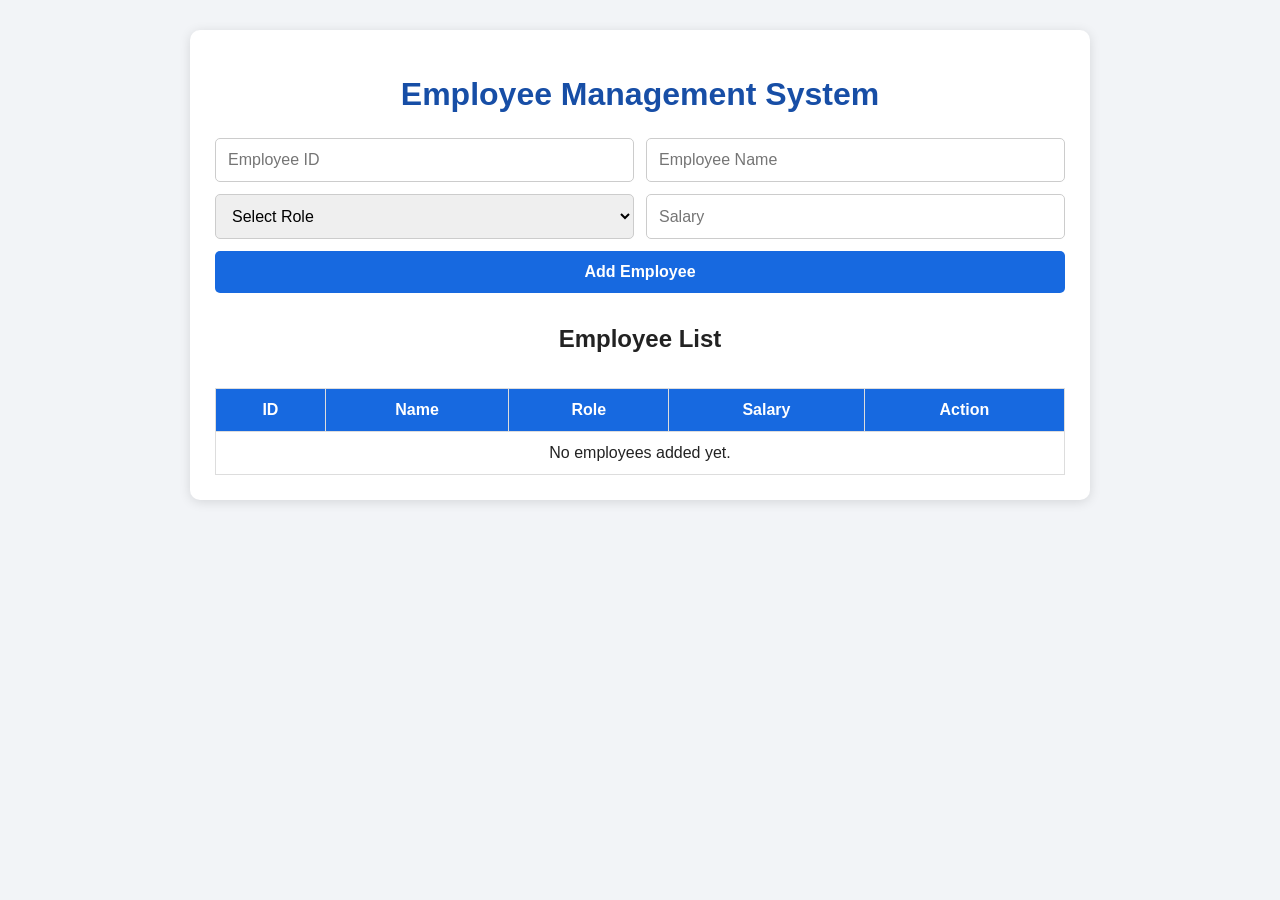
<file: 091026/index.html>
<!DOCTYPE html>
<html lang="en">
<head>
    <meta charset="UTF-8">
    <meta name="viewport" content="width=device-width, initial-scale=1.0">
    <title>Employee Management System</title>
    <link rel="stylesheet" href="style.css">
    <script src="script.js" defer></script>
</head>
<body>

    <div class="container">
        <h1>Employee Management System</h1>

        <form id="employeeForm">
            <input type="number" id="empId"
                   placeholder="Employee ID" min="1" required>

            <input type="text" id="empName"
                   placeholder="Employee Name" required>

            <select id="empRole" required>
                <option value="">Select Role</option>
                <option value="Developer">Developer</option>
                <option value="Tester">Tester</option>
                <option value="Manager">Manager</option>
                <option value="Designer">Designer</option>
                <option value="HR">HR</option>
            </select>

            <input type="number" id="empSalary"
                   placeholder="Salary" min="0" step="0.01" required>

            <button type="submit">Add Employee</button>
        </form>

        <h2>Employee List</h2>

        <div class="table-wrapper">
            <table>
                <thead>
                    <tr>
                        <th>ID</th>
                        <th>Name</th>
                        <th>Role</th>
                        <th>Salary</th>
                        <th>Action</th>
                    </tr>
                </thead>

                <tbody id="employeeTable">
                    <tr>
                        <td colspan="5">No employees added yet.</td>
                    </tr>
                </tbody>
            </table>
        </div>
    </div>

</body>
</html>
</file>
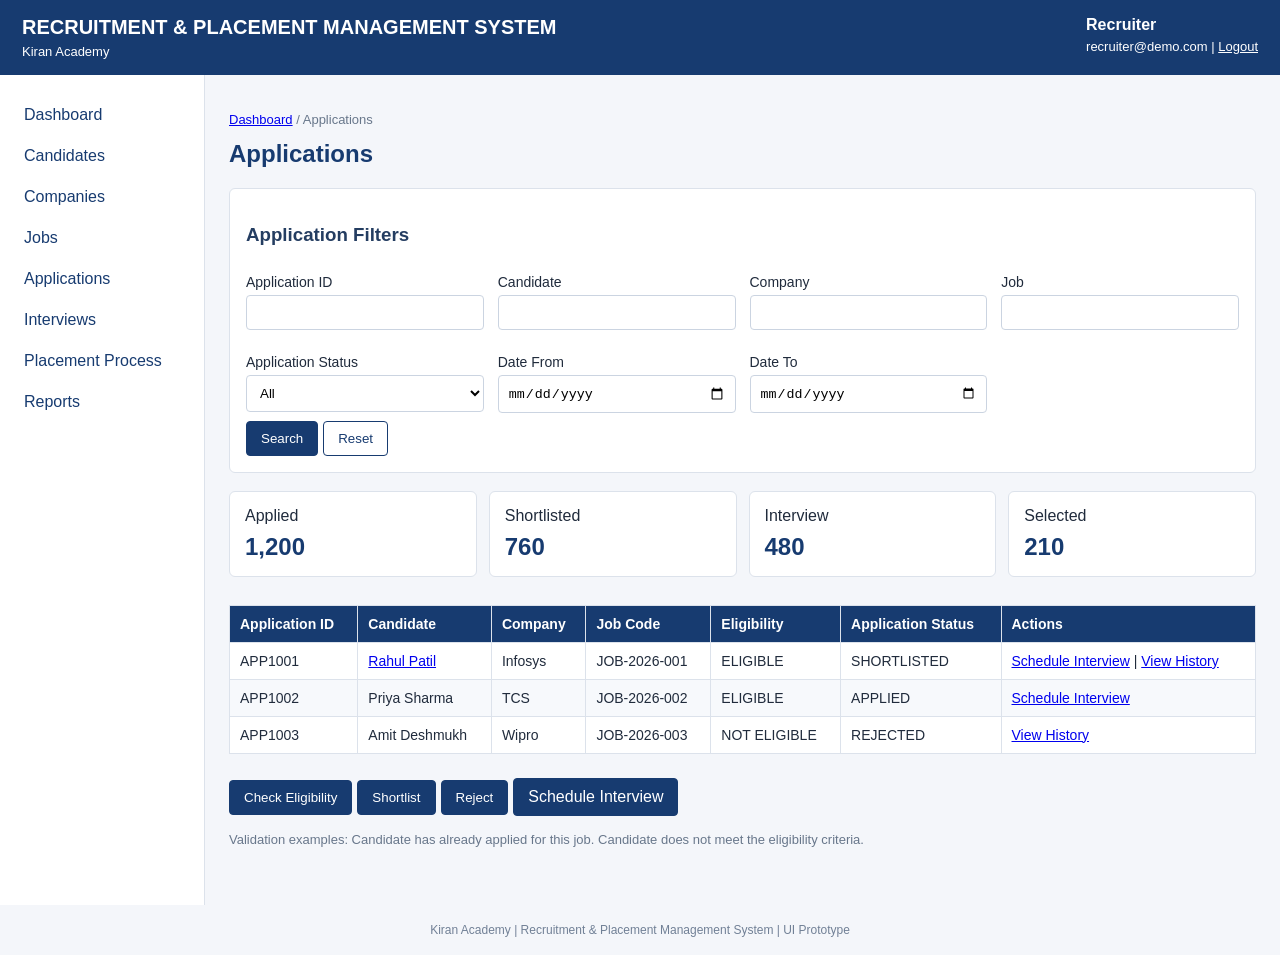
<file: 291026/applications.html>
<!doctype html>
<html lang="en">

<head>
    <meta charset="utf-8">
    <meta name="viewport" content="width=device-width, initial-scale=1">
    <title>Applications | Recruitment & Placement Management System</title>
    <style>
        body {
            font-family: Arial, sans-serif;
            margin: 0;
            background: #f4f6fa;
            color: #202b3c
        }

        header {
            background: #173b70;
            color: #fff;
            padding: 16px 22px;
            display: flex;
            justify-content: space-between;
            gap: 16px;
            flex-wrap: wrap
        }

        header h1 {
            font-size: 20px;
            margin: 0
        }

        header p {
            margin: 5px 0 0;
            font-size: 13px
        }

        .layout {
            display: flex;
            min-height: calc(100vh - 70px)
        }

        nav {
            background: #fff;
            width: 205px;
            padding: 18px 12px;
            box-sizing: border-box;
            border-right: 1px solid #dce2eb
        }

        nav a {
            display: block;
            padding: 10px 12px;
            margin: 3px 0;
            color: #173b70;
            text-decoration: none;
            border-radius: 4px
        }

        nav a:hover {
            background: #eaf0fa
        }

        main {
            padding: 24px;
            flex: 1;
            min-width: 0
        }

        h2 {
            margin-top: 0;
            color: #173b70
        }

        h3 {
            color: #243d61
        }

        .panel {
            background: #fff;
            border: 1px solid #dce2eb;
            border-radius: 6px;
            padding: 16px;
            margin: 0 0 18px
        }

        .cards {
            display: grid;
            grid-template-columns: repeat(auto-fit, minmax(135px, 1fr));
            gap: 12px;
            margin-bottom: 18px
        }

        .card {
            background: #fff;
            border: 1px solid #dce2eb;
            border-radius: 6px;
            padding: 15px
        }

        .number {
            font-size: 24px;
            font-weight: bold;
            color: #173b70;
            margin-top: 8px
        }

        table {
            border-collapse: collapse;
            width: 100%;
            background: #fff;
            margin-top: 10px
        }

        th,
        td {
            padding: 10px;
            border: 1px solid #dce2eb;
            text-align: left;
            font-size: 14px
        }

        th {
            background: #173b70;
            color: #fff
        }

        tr:nth-child(even) {
            background: #f7f9fc
        }

        label {
            display: block;
            font-size: 14px;
            margin: 10px 0 5px
        }

        input,
        select,
        textarea {
            box-sizing: border-box;
            padding: 9px;
            width: 100%;
            border: 1px solid #cbd4e1;
            border-radius: 4px;
            background: #fff
        }

        button,
        .button {
            display: inline-block;
            padding: 9px 14px;
            border: 1px solid #173b70;
            border-radius: 4px;
            background: #173b70;
            color: #fff;
            text-decoration: none;
            cursor: pointer;
            margin: 8px 5px 0 0
        }

        .secondary {
            background: #fff;
            color: #173b70
        }

        .badge {
            display: inline-block;
            padding: 4px 7px;
            border-radius: 12px;
            background: #e6f4ea;
            color: #23643a;
            font-size: 12px;
            font-weight: bold
        }

        .grid {
            display: grid;
            grid-template-columns: repeat(auto-fit, minmax(220px, 1fr));
            gap: 14px
        }

        .muted {
            color: #68778b;
            font-size: 13px
        }

        footer {
            text-align: center;
            color: #718096;
            font-size: 12px;
            padding: 18px
        }

        @media(max-width:700px) {
            .layout {
                display: block
            }

            nav {
                width: auto;
                border-right: 0;
                border-bottom: 1px solid #dce2eb
            }

            nav a {
                display: inline-block
            }

            main {
                padding: 14px;
                overflow-x: auto
            }

            table {
                min-width: 650px
            }
        }
    </style>
</head>

<body>
    <header>
        <div>
            <h1>RECRUITMENT &amp; PLACEMENT MANAGEMENT SYSTEM</h1>
            <p>Kiran Academy</p>
        </div>
        <div><strong>Recruiter</strong>
            <p>recruiter@demo.com | <a style="color:#fff" href="login.html">Logout</a></p>
        </div>
    </header>
    <div class="layout">
        <nav aria-label="Main navigation"><a href="dashboard.html">Dashboard</a><a
                href="candidates.html">Candidates</a><a href="companies.html">Companies</a><a
                href="jobs.html">Jobs</a><a href="applications.html" aria-current="page">Applications</a><a
                href="interviews.html">Interviews</a><a href="placement-process.html">Placement Process</a><a
                href="reports.html">Reports</a></nav>
        <main>
            <p class="muted"><a href="dashboard.html">Dashboard</a> / Applications</p>
            <h2>Applications</h2>
            <section class="panel">
                <h3>Application Filters</h3>
                <div class="grid">
                    <div><label>Application ID</label><input></div>
                    <div><label>Candidate</label><input></div>
                    <div><label>Company</label><input></div>
                    <div><label>Job</label><input></div>
                    <div><label>Application Status</label><select>
                            <option>All</option>
                            <option>Applied</option>
                            <option>Eligible</option>
                            <option>Shortlisted</option>
                            <option>Interview</option>
                            <option>Selected</option>
                            <option>Rejected</option>
                        </select></div>
                    <div><label>Date From</label><input type="date"></div>
                    <div><label>Date To</label><input type="date"></div>
                </div><button>Search</button><button class="secondary">Reset</button>
            </section>
            <div class="cards">
                <div class="card">Applied<div class="number">1,200</div>
                </div>
                <div class="card">Shortlisted<div class="number">760</div>
                </div>
                <div class="card">Interview<div class="number">480</div>
                </div>
                <div class="card">Selected<div class="number">210</div>
                </div>
            </div>
            <div style='overflow-x:auto'>
                <table>
                    <thead>
                        <tr>
                            <th>Application ID</th>
                            <th>Candidate</th>
                            <th>Company</th>
                            <th>Job Code</th>
                            <th>Eligibility</th>
                            <th>Application Status</th>
                            <th>Actions</th>
                        </tr>
                    </thead>
                    <tbody>
                        <tr>
                            <td>APP1001</td>
                            <td><a href="candidate-details.html">Rahul Patil</a></td>
                            <td>Infosys</td>
                            <td>JOB-2026-001</td>
                            <td>ELIGIBLE</td>
                            <td>SHORTLISTED</td>
                            <td> <a href="interviews.html">Schedule Interview</a> | <a
                                    href="candidate-details.html">View History</a></td>
                        </tr>
                        <tr>
                            <td>APP1002</td>
                            <td>Priya Sharma</td>
                            <td>TCS</td>
                            <td>JOB-2026-002</td>
                            <td>ELIGIBLE</td>
                            <td>APPLIED</td>
                            <td><a href="interviews.html">Schedule Interview</a></td>
                        </tr>
                        <tr>
                            <td>APP1003</td>
                            <td>Amit Deshmukh</td>
                            <td>Wipro</td>
                            <td>JOB-2026-003</td>
                            <td>NOT ELIGIBLE</td>
                            <td>REJECTED</td>
                            <td><a href="candidate-details.html">View History</a></td>
                        </tr>
                    </tbody>
                </table>
            </div>
            <p><button>Check Eligibility</button><button>Shortlist</button><button>Reject</button><a class="button"
                    href="interviews.html">Schedule Interview</a></p>
            <p class="muted">Validation examples: Candidate has already applied for this job. Candidate does not meet
                the eligibility criteria.</p>
        </main>
    </div>
    <footer>Kiran Academy | Recruitment &amp; Placement Management System | UI Prototype</footer>
</body>

</html>
</file>
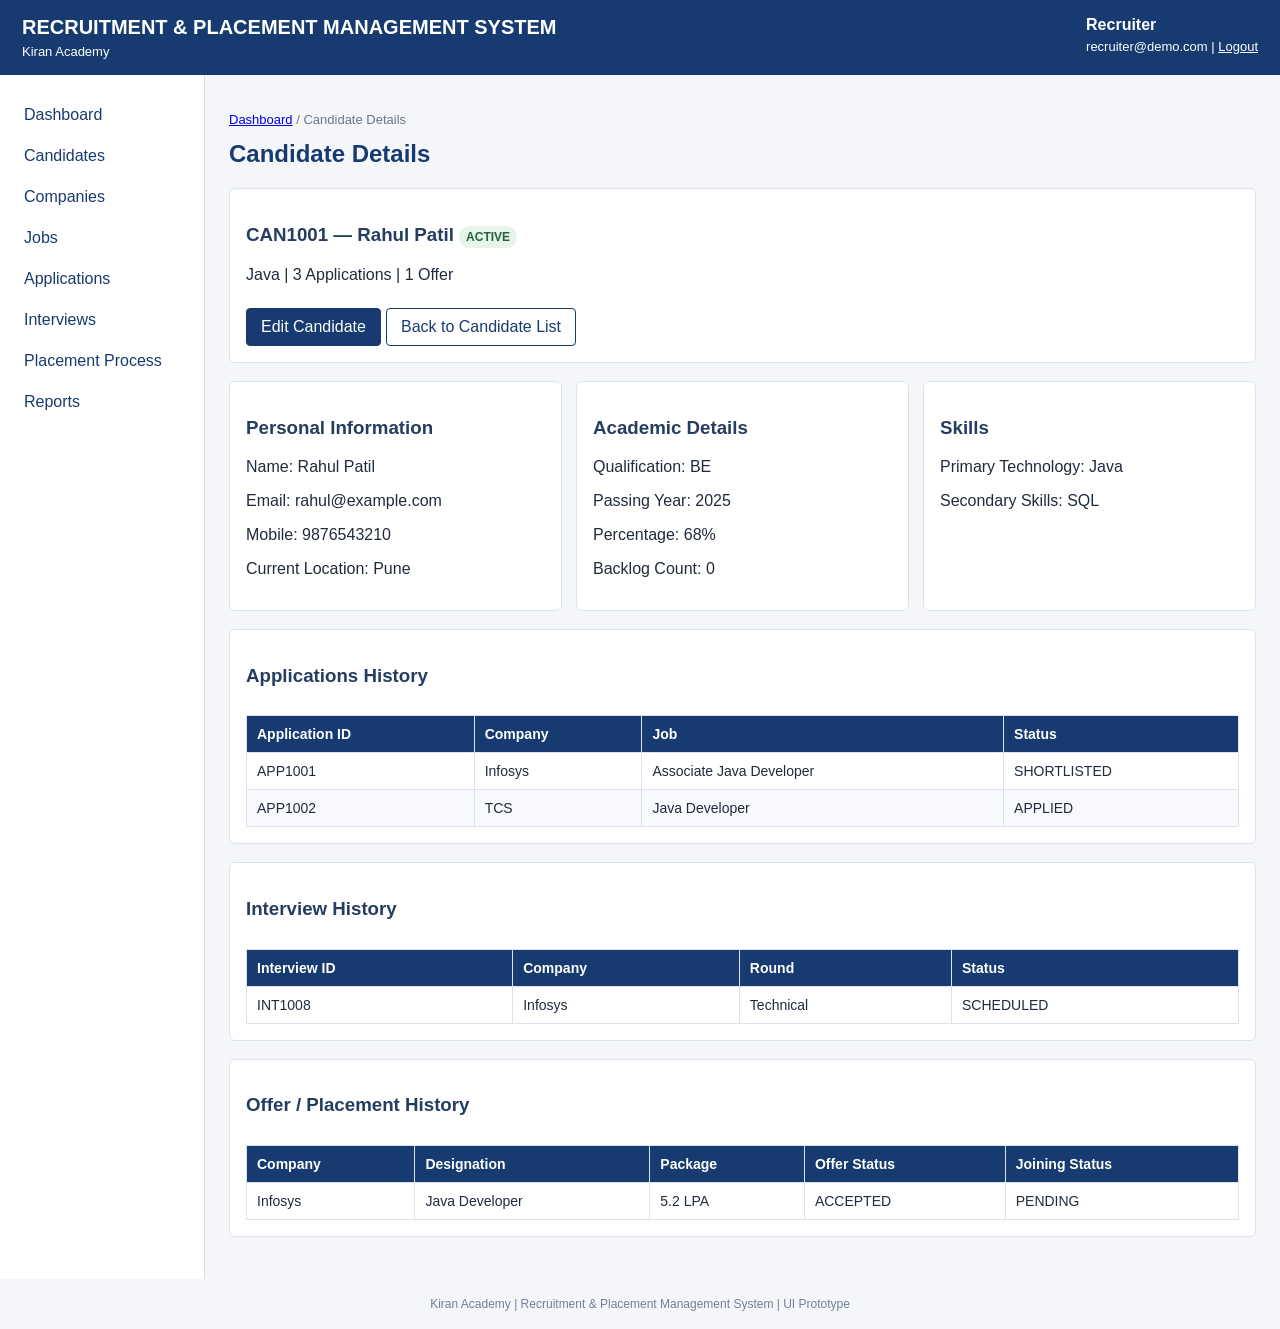
<file: 291026/candidate-details.html>
<!doctype html>
<html lang="en">

<head>
    <meta charset="utf-8">
    <meta name="viewport" content="width=device-width, initial-scale=1">
    <title>Candidate Details | Recruitment & Placement Management System</title>
    <style>
        body {
            font-family: Arial, sans-serif;
            margin: 0;
            background: #f4f6fa;
            color: #202b3c
        }

        header {
            background: #173b70;
            color: #fff;
            padding: 16px 22px;
            display: flex;
            justify-content: space-between;
            gap: 16px;
            flex-wrap: wrap
        }

        header h1 {
            font-size: 20px;
            margin: 0
        }

        header p {
            margin: 5px 0 0;
            font-size: 13px
        }

        .layout {
            display: flex;
            min-height: calc(100vh - 70px)
        }

        nav {
            background: #fff;
            width: 205px;
            padding: 18px 12px;
            box-sizing: border-box;
            border-right: 1px solid #dce2eb
        }

        nav a {
            display: block;
            padding: 10px 12px;
            margin: 3px 0;
            color: #173b70;
            text-decoration: none;
            border-radius: 4px
        }

        nav a:hover {
            background: #eaf0fa
        }

        main {
            padding: 24px;
            flex: 1;
            min-width: 0
        }

        h2 {
            margin-top: 0;
            color: #173b70
        }

        h3 {
            color: #243d61
        }

        .panel {
            background: #fff;
            border: 1px solid #dce2eb;
            border-radius: 6px;
            padding: 16px;
            margin: 0 0 18px
        }

        .cards {
            display: grid;
            grid-template-columns: repeat(auto-fit, minmax(135px, 1fr));
            gap: 12px;
            margin-bottom: 18px
        }

        .card {
            background: #fff;
            border: 1px solid #dce2eb;
            border-radius: 6px;
            padding: 15px
        }

        .number {
            font-size: 24px;
            font-weight: bold;
            color: #173b70;
            margin-top: 8px
        }

        table {
            border-collapse: collapse;
            width: 100%;
            background: #fff;
            margin-top: 10px
        }

        th,
        td {
            padding: 10px;
            border: 1px solid #dce2eb;
            text-align: left;
            font-size: 14px
        }

        th {
            background: #173b70;
            color: #fff
        }

        tr:nth-child(even) {
            background: #f7f9fc
        }

        label {
            display: block;
            font-size: 14px;
            margin: 10px 0 5px
        }

        input,
        select,
        textarea {
            box-sizing: border-box;
            padding: 9px;
            width: 100%;
            border: 1px solid #cbd4e1;
            border-radius: 4px;
            background: #fff
        }

        button,
        .button {
            display: inline-block;
            padding: 9px 14px;
            border: 1px solid #173b70;
            border-radius: 4px;
            background: #173b70;
            color: #fff;
            text-decoration: none;
            cursor: pointer;
            margin: 8px 5px 0 0
        }

        .secondary {
            background: #fff;
            color: #173b70
        }

        .badge {
            display: inline-block;
            padding: 4px 7px;
            border-radius: 12px;
            background: #e6f4ea;
            color: #23643a;
            font-size: 12px;
            font-weight: bold
        }

        .grid {
            display: grid;
            grid-template-columns: repeat(auto-fit, minmax(220px, 1fr));
            gap: 14px
        }

        .muted {
            color: #68778b;
            font-size: 13px
        }

        footer {
            text-align: center;
            color: #718096;
            font-size: 12px;
            padding: 18px
        }

        @media(max-width:700px) {
            .layout {
                display: block
            }

            nav {
                width: auto;
                border-right: 0;
                border-bottom: 1px solid #dce2eb
            }

            nav a {
                display: inline-block
            }

            main {
                padding: 14px;
                overflow-x: auto
            }

            table {
                min-width: 650px
            }
        }
    </style>
</head>

<body>
    <header>
        <div>
            <h1>RECRUITMENT &amp; PLACEMENT MANAGEMENT SYSTEM</h1>
            <p>Kiran Academy</p>
        </div>
        <div><strong>Recruiter</strong>
            <p>recruiter@demo.com | <a style="color:#fff" href="login.html">Logout</a></p>
        </div>
    </header>
    <div class="layout">
        <nav aria-label="Main navigation"><a href="dashboard.html">Dashboard</a><a href="candidates.html"
                aria-current="page">Candidates</a><a href="companies.html">Companies</a><a href="jobs.html">Jobs</a><a
                href="applications.html">Applications</a><a href="interviews.html">Interviews</a><a
                href="placement-process.html">Placement Process</a><a href="reports.html">Reports</a></nav>
        <main>
            <p class="muted"><a href="dashboard.html">Dashboard</a> / Candidate Details</p>
            <h2>Candidate Details</h2>
            <section class="panel">
                <h3>CAN1001 — Rahul Patil <span class="badge">ACTIVE</span></h3>
                <p>Java | 3 Applications | 1 Offer</p><a class="button" href="candidate-form.html">Edit Candidate</a><a
                    class="button secondary" href="candidates.html">Back to Candidate List</a>
            </section>
            <div class="grid">
                <section class="panel">
                    <h3>Personal Information</h3>
                    <p>Name: Rahul Patil</p>
                    <p>Email: rahul@example.com</p>
                    <p>Mobile: 9876543210</p>
                    <p>Current Location: Pune</p>
                </section>
                <section class="panel">
                    <h3>Academic Details</h3>
                    <p>Qualification: BE</p>
                    <p>Passing Year: 2025</p>
                    <p>Percentage: 68%</p>
                    <p>Backlog Count: 0</p>
                </section>
                <section class="panel">
                    <h3>Skills</h3>
                    <p>Primary Technology: Java</p>
                    <p>Secondary Skills: SQL</p>
                </section>
            </div>
            <section class="panel">
                <h3>Applications History</h3>
                <div style='overflow-x:auto'>
                    <table>
                        <thead>
                            <tr>
                                <th>Application ID</th>
                                <th>Company</th>
                                <th>Job</th>
                                <th>Status</th>
                            </tr>
                        </thead>
                        <tbody>
                            <tr>
                                <td>APP1001</td>
                                <td>Infosys</td>
                                <td>Associate Java Developer</td>
                                <td>SHORTLISTED</td>
                            </tr>
                            <tr>
                                <td>APP1002</td>
                                <td>TCS</td>
                                <td>Java Developer</td>
                                <td>APPLIED</td>
                            </tr>
                        </tbody>
                    </table>
                </div>
            </section>
            <section class="panel">
                <h3>Interview History</h3>
                <div style='overflow-x:auto'>
                    <table>
                        <thead>
                            <tr>
                                <th>Interview ID</th>
                                <th>Company</th>
                                <th>Round</th>
                                <th>Status</th>
                            </tr>
                        </thead>
                        <tbody>
                            <tr>
                                <td>INT1008</td>
                                <td>Infosys</td>
                                <td>Technical</td>
                                <td>SCHEDULED</td>
                            </tr>
                        </tbody>
                    </table>
                </div>
            </section>
            <section class="panel">
                <h3>Offer / Placement History</h3>
                <div style='overflow-x:auto'>
                    <table>
                        <thead>
                            <tr>
                                <th>Company</th>
                                <th>Designation</th>
                                <th>Package</th>
                                <th>Offer Status</th>
                                <th>Joining Status</th>
                            </tr>
                        </thead>
                        <tbody>
                            <tr>
                                <td>Infosys</td>
                                <td>Java Developer</td>
                                <td>5.2 LPA</td>
                                <td>ACCEPTED</td>
                                <td>PENDING</td>
                            </tr>
                        </tbody>
                    </table>
                </div>
            </section>
        </main>
    </div>
    <footer>Kiran Academy | Recruitment &amp; Placement Management System | UI Prototype</footer>
</body>

</html>
</file>
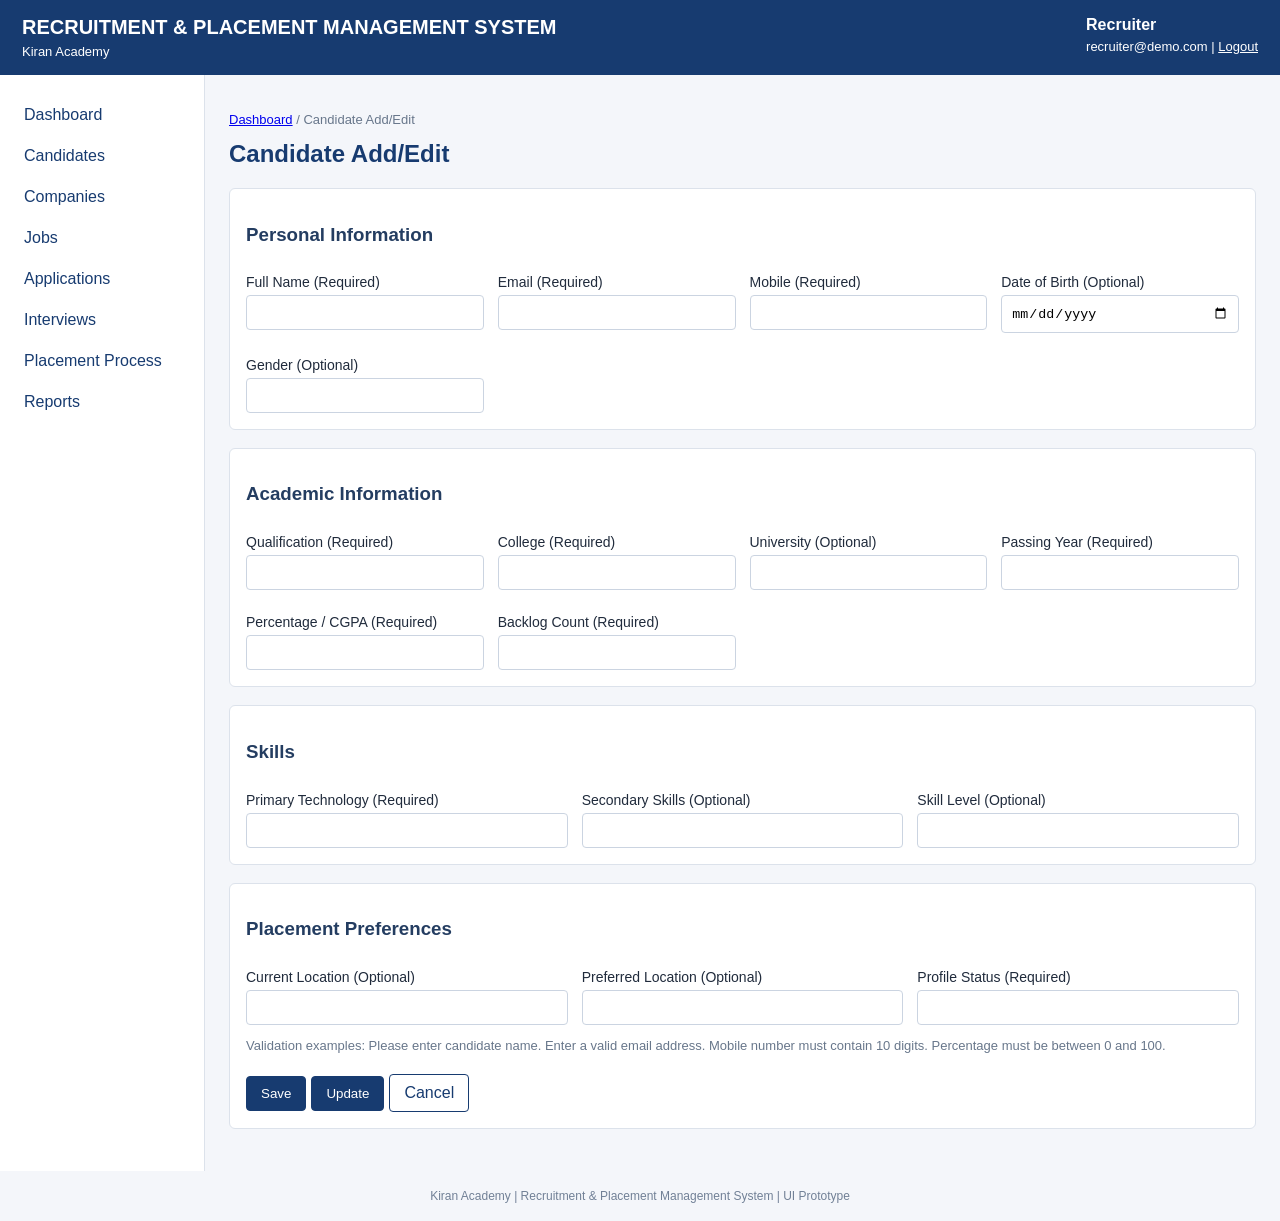
<file: 291026/candidate-form.html>
<!doctype html>
<html lang="en">

<head>
    <meta charset="utf-8">
    <meta name="viewport" content="width=device-width, initial-scale=1">
    <title>Candidate Add/Edit | Recruitment & Placement Management System</title>
    <style>
        body {
            font-family: Arial, sans-serif;
            margin: 0;
            background: #f4f6fa;
            color: #202b3c
        }

        header {
            background: #173b70;
            color: #fff;
            padding: 16px 22px;
            display: flex;
            justify-content: space-between;
            gap: 16px;
            flex-wrap: wrap
        }

        header h1 {
            font-size: 20px;
            margin: 0
        }

        header p {
            margin: 5px 0 0;
            font-size: 13px
        }

        .layout {
            display: flex;
            min-height: calc(100vh - 70px)
        }

        nav {
            background: #fff;
            width: 205px;
            padding: 18px 12px;
            box-sizing: border-box;
            border-right: 1px solid #dce2eb
        }

        nav a {
            display: block;
            padding: 10px 12px;
            margin: 3px 0;
            color: #173b70;
            text-decoration: none;
            border-radius: 4px
        }

        nav a:hover {
            background: #eaf0fa
        }

        main {
            padding: 24px;
            flex: 1;
            min-width: 0
        }

        h2 {
            margin-top: 0;
            color: #173b70
        }

        h3 {
            color: #243d61
        }

        .panel {
            background: #fff;
            border: 1px solid #dce2eb;
            border-radius: 6px;
            padding: 16px;
            margin: 0 0 18px
        }

        .cards {
            display: grid;
            grid-template-columns: repeat(auto-fit, minmax(135px, 1fr));
            gap: 12px;
            margin-bottom: 18px
        }

        .card {
            background: #fff;
            border: 1px solid #dce2eb;
            border-radius: 6px;
            padding: 15px
        }

        .number {
            font-size: 24px;
            font-weight: bold;
            color: #173b70;
            margin-top: 8px
        }

        table {
            border-collapse: collapse;
            width: 100%;
            background: #fff;
            margin-top: 10px
        }

        th,
        td {
            padding: 10px;
            border: 1px solid #dce2eb;
            text-align: left;
            font-size: 14px
        }

        th {
            background: #173b70;
            color: #fff
        }

        tr:nth-child(even) {
            background: #f7f9fc
        }

        label {
            display: block;
            font-size: 14px;
            margin: 10px 0 5px
        }

        input,
        select,
        textarea {
            box-sizing: border-box;
            padding: 9px;
            width: 100%;
            border: 1px solid #cbd4e1;
            border-radius: 4px;
            background: #fff
        }

        button,
        .button {
            display: inline-block;
            padding: 9px 14px;
            border: 1px solid #173b70;
            border-radius: 4px;
            background: #173b70;
            color: #fff;
            text-decoration: none;
            cursor: pointer;
            margin: 8px 5px 0 0
        }

        .secondary {
            background: #fff;
            color: #173b70
        }

        .badge {
            display: inline-block;
            padding: 4px 7px;
            border-radius: 12px;
            background: #e6f4ea;
            color: #23643a;
            font-size: 12px;
            font-weight: bold
        }

        .grid {
            display: grid;
            grid-template-columns: repeat(auto-fit, minmax(220px, 1fr));
            gap: 14px
        }

        .muted {
            color: #68778b;
            font-size: 13px
        }

        footer {
            text-align: center;
            color: #718096;
            font-size: 12px;
            padding: 18px
        }

        @media(max-width:700px) {
            .layout {
                display: block
            }

            nav {
                width: auto;
                border-right: 0;
                border-bottom: 1px solid #dce2eb
            }

            nav a {
                display: inline-block
            }

            main {
                padding: 14px;
                overflow-x: auto
            }

            table {
                min-width: 650px
            }
        }
    </style>
</head>

<body>
    <header>
        <div>
            <h1>RECRUITMENT &amp; PLACEMENT MANAGEMENT SYSTEM</h1>
            <p>Kiran Academy</p>
        </div>
        <div><strong>Recruiter</strong>
            <p>recruiter@demo.com | <a style="color:#fff" href="login.html">Logout</a></p>
        </div>
    </header>
    <div class="layout">
        <nav aria-label="Main navigation"><a href="dashboard.html">Dashboard</a><a href="candidates.html"
                aria-current="page">Candidates</a><a href="companies.html">Companies</a><a href="jobs.html">Jobs</a><a
                href="applications.html">Applications</a><a href="interviews.html">Interviews</a><a
                href="placement-process.html">Placement Process</a><a href="reports.html">Reports</a></nav>
        <main>
            <p class="muted"><a href="dashboard.html">Dashboard</a> / Candidate Add/Edit</p>
            <h2>Candidate Add/Edit</h2>
            <form action="candidates.html">
                <section class="panel">
                    <h3>Personal Information</h3>
                    <div class="grid">
                        <div><label>Full Name (Required)</label><input type="text" required></div>
                        <div><label>Email (Required)</label><input type="email" required></div>
                        <div><label>Mobile (Required)</label><input type="tel" required></div>
                        <div><label>Date of Birth (Optional)</label><input type="date"></div>
                        <div><label>Gender (Optional)</label><input type="text"></div>
                    </div>
                </section>
                <section class="panel">
                    <h3>Academic Information</h3>
                    <div class="grid">
                        <div><label>Qualification (Required)</label><input type="text" required></div>
                        <div><label>College (Required)</label><input type="text" required></div>
                        <div><label>University (Optional)</label><input type="text"></div>
                        <div><label>Passing Year (Required)</label><input type="number" required></div>
                        <div><label>Percentage / CGPA (Required)</label><input type="number" required></div>
                        <div><label>Backlog Count (Required)</label><input type="number" required></div>
                    </div>
                </section>
                <section class="panel">
                    <h3>Skills</h3>
                    <div class="grid">
                        <div><label>Primary Technology (Required)</label><input type="text" required></div>
                        <div><label>Secondary Skills (Optional)</label><input type="text"></div>
                        <div><label>Skill Level (Optional)</label><input type="text"></div>
                    </div>
                </section>
                <section class="panel">
                    <h3>Placement Preferences</h3>
                    <div class="grid">
                        <div><label>Current Location (Optional)</label><input type="text"></div>
                        <div><label>Preferred Location (Optional)</label><input type="text"></div>
                        <div><label>Profile Status (Required)</label><input type="text" required></div>
                    </div>
                    <p class="muted">Validation examples: Please enter candidate name. Enter a valid email address.
                        Mobile number must contain 10 digits. Percentage must be between 0 and 100.</p><button
                        type="submit">Save</button><button type="submit">Update</button><a class="button secondary"
                        href="candidates.html">Cancel</a>
                </section>
            </form>
        </main>
    </div>
    <footer>Kiran Academy | Recruitment &amp; Placement Management System | UI Prototype</footer>
</body>

</html>
</file>
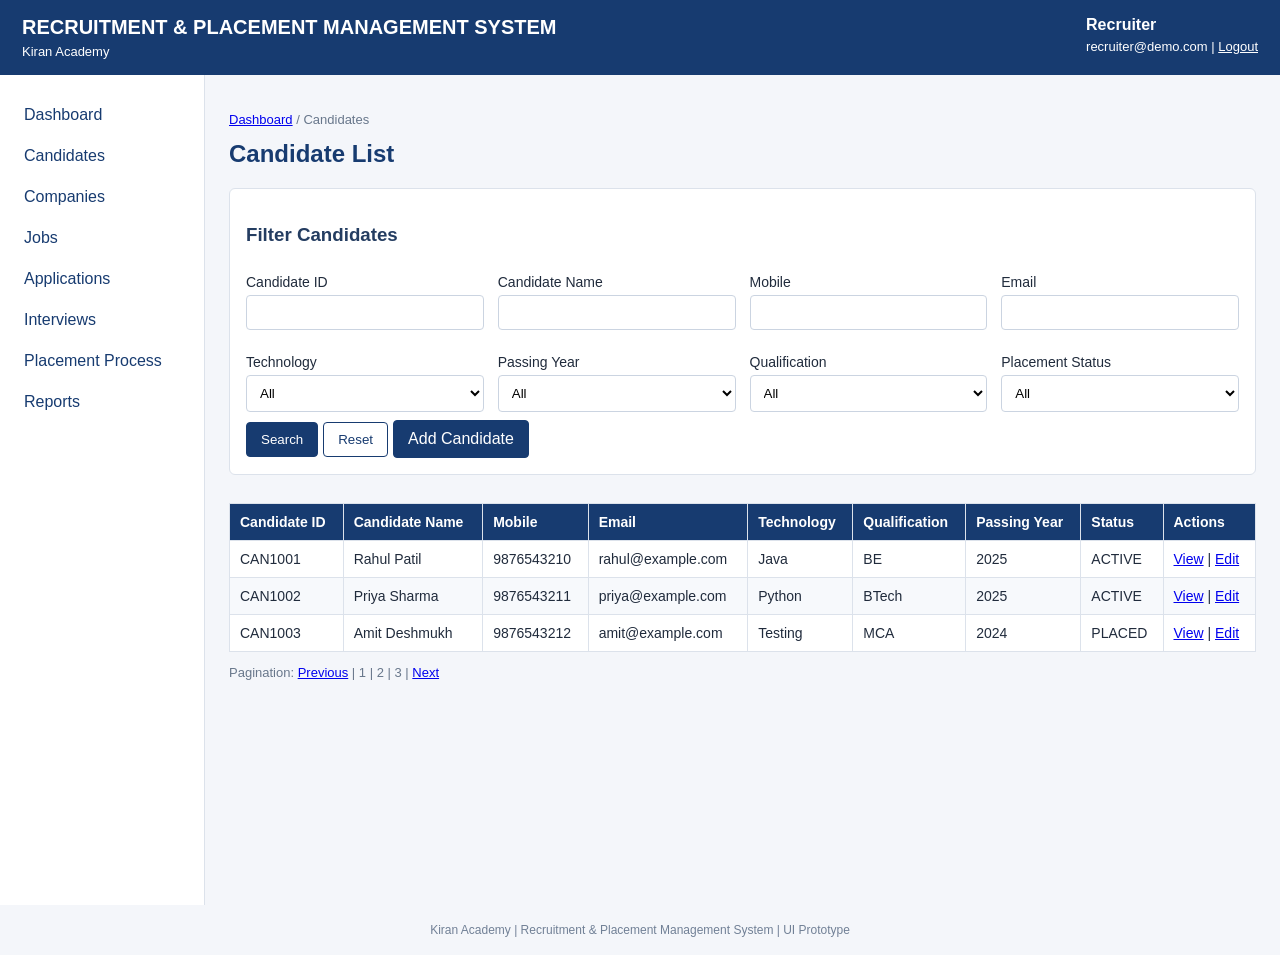
<file: 291026/candidates.html>
<!doctype html>
<html lang="en">

<head>
    <meta charset="utf-8">
    <meta name="viewport" content="width=device-width, initial-scale=1">
    <title>Candidates | Recruitment & Placement Management System</title>
    <style>
        body {
            font-family: Arial, sans-serif;
            margin: 0;
            background: #f4f6fa;
            color: #202b3c
        }

        header {
            background: #173b70;
            color: #fff;
            padding: 16px 22px;
            display: flex;
            justify-content: space-between;
            gap: 16px;
            flex-wrap: wrap
        }

        header h1 {
            font-size: 20px;
            margin: 0
        }

        header p {
            margin: 5px 0 0;
            font-size: 13px
        }

        .layout {
            display: flex;
            min-height: calc(100vh - 70px)
        }

        nav {
            background: #fff;
            width: 205px;
            padding: 18px 12px;
            box-sizing: border-box;
            border-right: 1px solid #dce2eb
        }

        nav a {
            display: block;
            padding: 10px 12px;
            margin: 3px 0;
            color: #173b70;
            text-decoration: none;
            border-radius: 4px
        }

        nav a:hover {
            background: #eaf0fa
        }

        main {
            padding: 24px;
            flex: 1;
            min-width: 0
        }

        h2 {
            margin-top: 0;
            color: #173b70
        }

        h3 {
            color: #243d61
        }

        .panel {
            background: #fff;
            border: 1px solid #dce2eb;
            border-radius: 6px;
            padding: 16px;
            margin: 0 0 18px
        }

        .cards {
            display: grid;
            grid-template-columns: repeat(auto-fit, minmax(135px, 1fr));
            gap: 12px;
            margin-bottom: 18px
        }

        .card {
            background: #fff;
            border: 1px solid #dce2eb;
            border-radius: 6px;
            padding: 15px
        }

        .number {
            font-size: 24px;
            font-weight: bold;
            color: #173b70;
            margin-top: 8px
        }

        table {
            border-collapse: collapse;
            width: 100%;
            background: #fff;
            margin-top: 10px
        }

        th,
        td {
            padding: 10px;
            border: 1px solid #dce2eb;
            text-align: left;
            font-size: 14px
        }

        th {
            background: #173b70;
            color: #fff
        }

        tr:nth-child(even) {
            background: #f7f9fc
        }

        label {
            display: block;
            font-size: 14px;
            margin: 10px 0 5px
        }

        input,
        select,
        textarea {
            box-sizing: border-box;
            padding: 9px;
            width: 100%;
            border: 1px solid #cbd4e1;
            border-radius: 4px;
            background: #fff
        }

        button,
        .button {
            display: inline-block;
            padding: 9px 14px;
            border: 1px solid #173b70;
            border-radius: 4px;
            background: #173b70;
            color: #fff;
            text-decoration: none;
            cursor: pointer;
            margin: 8px 5px 0 0
        }

        .secondary {
            background: #fff;
            color: #173b70
        }

        .badge {
            display: inline-block;
            padding: 4px 7px;
            border-radius: 12px;
            background: #e6f4ea;
            color: #23643a;
            font-size: 12px;
            font-weight: bold
        }

        .grid {
            display: grid;
            grid-template-columns: repeat(auto-fit, minmax(220px, 1fr));
            gap: 14px
        }

        .muted {
            color: #68778b;
            font-size: 13px
        }

        footer {
            text-align: center;
            color: #718096;
            font-size: 12px;
            padding: 18px
        }

        @media(max-width:700px) {
            .layout {
                display: block
            }

            nav {
                width: auto;
                border-right: 0;
                border-bottom: 1px solid #dce2eb
            }

            nav a {
                display: inline-block
            }

            main {
                padding: 14px;
                overflow-x: auto
            }

            table {
                min-width: 650px
            }
        }
    </style>
</head>

<body>
    <header>
        <div>
            <h1>RECRUITMENT &amp; PLACEMENT MANAGEMENT SYSTEM</h1>
            <p>Kiran Academy</p>
        </div>
        <div><strong>Recruiter</strong>
            <p>recruiter@demo.com | <a style="color:#fff" href="login.html">Logout</a></p>
        </div>
    </header>
    <div class="layout">
        <nav aria-label="Main navigation"><a href="dashboard.html">Dashboard</a><a href="candidates.html"
                aria-current="page">Candidates</a><a href="companies.html">Companies</a><a href="jobs.html">Jobs</a><a
                href="applications.html">Applications</a><a href="interviews.html">Interviews</a><a
                href="placement-process.html">Placement Process</a><a href="reports.html">Reports</a></nav>
        <main>
            <p class="muted"><a href="dashboard.html">Dashboard</a> / Candidates</p>
            <h2>Candidate List</h2>
            <section class="panel">
                <h3>Filter Candidates</h3>
                <div class="grid">
                    <div><label>Candidate ID</label><input type="text" placeholder=""></div>
                    <div><label>Candidate Name</label><input type="text" placeholder=""></div>
                    <div><label>Mobile</label><input type="text" placeholder=""></div>
                    <div><label>Email</label><input type="email" placeholder=""></div>
                    <div><label>Technology</label><select>
                            <option>All</option>
                            <option>Java</option>
                            <option>Python</option>
                            <option>Testing</option>
                            <option>Data Analytics</option>
                        </select></div>
                    <div><label>Passing Year</label><select>
                            <option>All</option>
                            <option>2025</option>
                            <option>2026</option>
                        </select></div>
                    <div><label>Qualification</label><select>
                            <option>All</option>
                            <option>BE</option>
                            <option>BTech</option>
                            <option>MCA</option>
                            <option>BSc</option>
                        </select></div>
                    <div><label>Placement Status</label><select>
                            <option>All</option>
                            <option>Active</option>
                            <option>Placed</option>
                            <option>On Hold</option>
                            <option>Inactive</option>
                        </select></div>
                </div>
                <button type="button">Search</button><button type="reset" class="secondary">Reset</button><a
                    class="button" href="candidate-form.html">Add Candidate</a>
            </section>
            <div style='overflow-x:auto'>
                <table>
                    <thead>
                        <tr>
                            <th>Candidate ID</th>
                            <th>Candidate Name</th>
                            <th>Mobile</th>
                            <th>Email</th>
                            <th>Technology</th>
                            <th>Qualification</th>
                            <th>Passing Year</th>
                            <th>Status</th>
                            <th>Actions</th>
                        </tr>
                    </thead>
                    <tbody>
                        <tr>
                            <td>CAN1001</td>
                            <td>Rahul Patil</td>
                            <td>9876543210</td>
                            <td>rahul@example.com</td>
                            <td>Java</td>
                            <td>BE</td>
                            <td>2025</td>
                            <td>ACTIVE</td>
                            <td><a href="candidate-details.html">View</a> | <a href="candidate-form.html">Edit</a></td>
                        </tr>
                        <tr>
                            <td>CAN1002</td>
                            <td>Priya Sharma</td>
                            <td>9876543211</td>
                            <td>priya@example.com</td>
                            <td>Python</td>
                            <td>BTech</td>
                            <td>2025</td>
                            <td>ACTIVE</td>
                            <td><a href="candidate-details.html">View</a> | <a href="candidate-form.html">Edit</a></td>
                        </tr>
                        <tr>
                            <td>CAN1003</td>
                            <td>Amit Deshmukh</td>
                            <td>9876543212</td>
                            <td>amit@example.com</td>
                            <td>Testing</td>
                            <td>MCA</td>
                            <td>2024</td>
                            <td>PLACED</td>
                            <td><a href="candidate-details.html">View</a> | <a href="candidate-form.html">Edit</a></td>
                        </tr>
                    </tbody>
                </table>
            </div>
            <p class="muted">Pagination: <a href="candidates.html">Previous</a> | 1 | 2 | 3 | <a
                    href="candidates.html">Next</a></p>
        </main>
    </div>
    <footer>Kiran Academy | Recruitment &amp; Placement Management System | UI Prototype</footer>
</body>

</html>
</file>
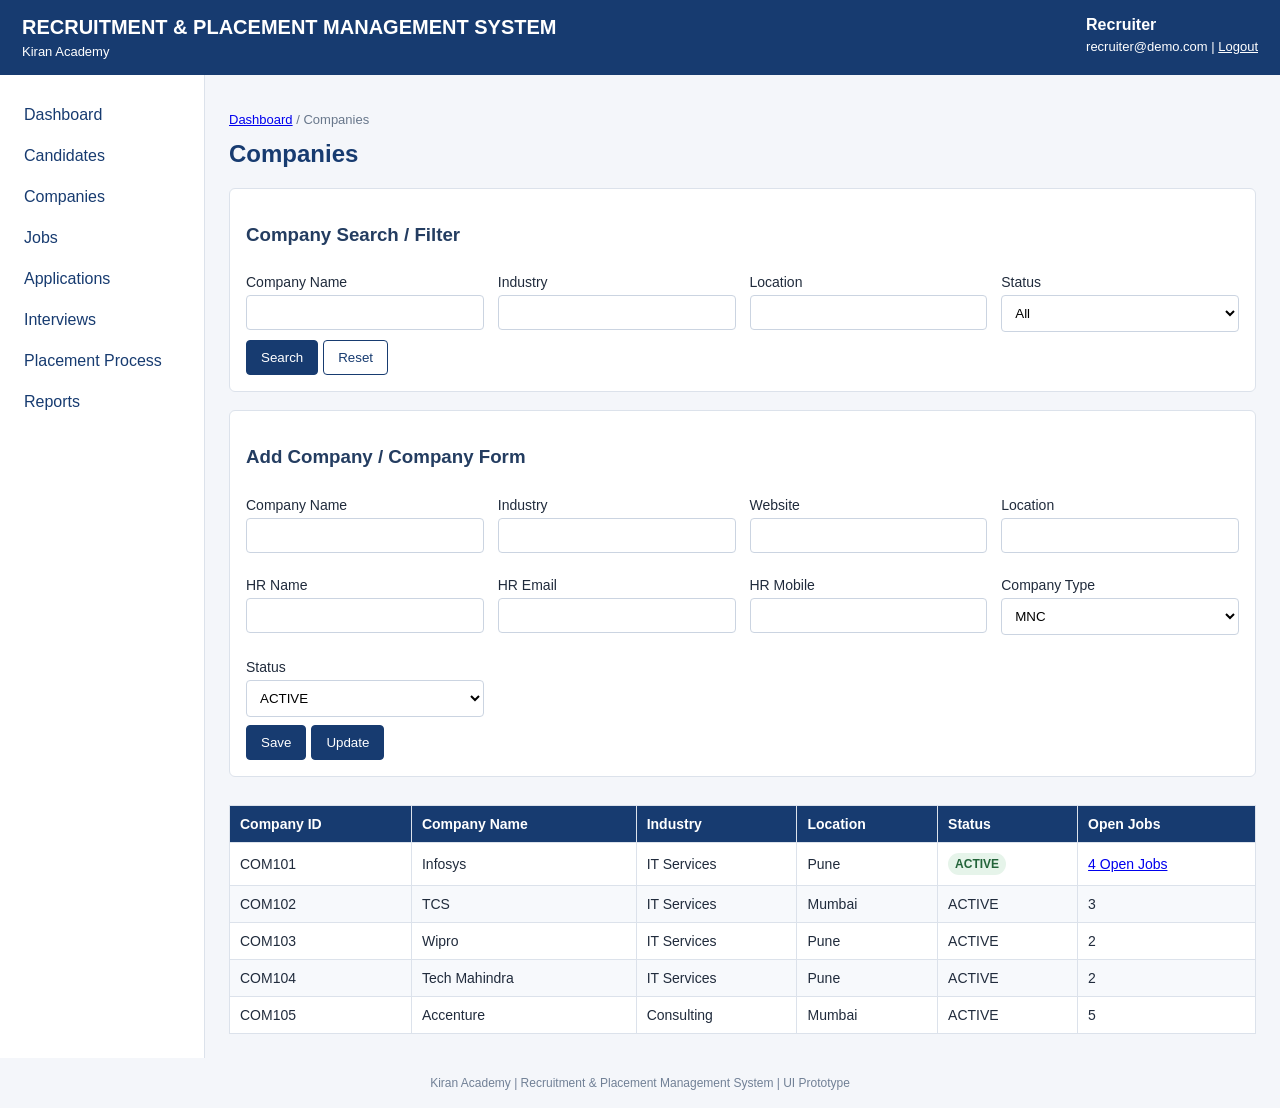
<file: 291026/companies.html>
<!doctype html>
<html lang="en">

<head>
    <meta charset="utf-8">
    <meta name="viewport" content="width=device-width, initial-scale=1">
    <title>Companies | Recruitment & Placement Management System</title>
    <style>
        body {
            font-family: Arial, sans-serif;
            margin: 0;
            background: #f4f6fa;
            color: #202b3c
        }

        header {
            background: #173b70;
            color: #fff;
            padding: 16px 22px;
            display: flex;
            justify-content: space-between;
            gap: 16px;
            flex-wrap: wrap
        }

        header h1 {
            font-size: 20px;
            margin: 0
        }

        header p {
            margin: 5px 0 0;
            font-size: 13px
        }

        .layout {
            display: flex;
            min-height: calc(100vh - 70px)
        }

        nav {
            background: #fff;
            width: 205px;
            padding: 18px 12px;
            box-sizing: border-box;
            border-right: 1px solid #dce2eb
        }

        nav a {
            display: block;
            padding: 10px 12px;
            margin: 3px 0;
            color: #173b70;
            text-decoration: none;
            border-radius: 4px
        }

        nav a:hover {
            background: #eaf0fa
        }

        main {
            padding: 24px;
            flex: 1;
            min-width: 0
        }

        h2 {
            margin-top: 0;
            color: #173b70
        }

        h3 {
            color: #243d61
        }

        .panel {
            background: #fff;
            border: 1px solid #dce2eb;
            border-radius: 6px;
            padding: 16px;
            margin: 0 0 18px
        }

        .cards {
            display: grid;
            grid-template-columns: repeat(auto-fit, minmax(135px, 1fr));
            gap: 12px;
            margin-bottom: 18px
        }

        .card {
            background: #fff;
            border: 1px solid #dce2eb;
            border-radius: 6px;
            padding: 15px
        }

        .number {
            font-size: 24px;
            font-weight: bold;
            color: #173b70;
            margin-top: 8px
        }

        table {
            border-collapse: collapse;
            width: 100%;
            background: #fff;
            margin-top: 10px
        }

        th,
        td {
            padding: 10px;
            border: 1px solid #dce2eb;
            text-align: left;
            font-size: 14px
        }

        th {
            background: #173b70;
            color: #fff
        }

        tr:nth-child(even) {
            background: #f7f9fc
        }

        label {
            display: block;
            font-size: 14px;
            margin: 10px 0 5px
        }

        input,
        select,
        textarea {
            box-sizing: border-box;
            padding: 9px;
            width: 100%;
            border: 1px solid #cbd4e1;
            border-radius: 4px;
            background: #fff
        }

        button,
        .button {
            display: inline-block;
            padding: 9px 14px;
            border: 1px solid #173b70;
            border-radius: 4px;
            background: #173b70;
            color: #fff;
            text-decoration: none;
            cursor: pointer;
            margin: 8px 5px 0 0
        }

        .secondary {
            background: #fff;
            color: #173b70
        }

        .badge {
            display: inline-block;
            padding: 4px 7px;
            border-radius: 12px;
            background: #e6f4ea;
            color: #23643a;
            font-size: 12px;
            font-weight: bold
        }

        .grid {
            display: grid;
            grid-template-columns: repeat(auto-fit, minmax(220px, 1fr));
            gap: 14px
        }

        .muted {
            color: #68778b;
            font-size: 13px
        }

        footer {
            text-align: center;
            color: #718096;
            font-size: 12px;
            padding: 18px
        }

        @media(max-width:700px) {
            .layout {
                display: block
            }

            nav {
                width: auto;
                border-right: 0;
                border-bottom: 1px solid #dce2eb
            }

            nav a {
                display: inline-block
            }

            main {
                padding: 14px;
                overflow-x: auto
            }

            table {
                min-width: 650px
            }
        }
    </style>
</head>

<body>
    <header>
        <div>
            <h1>RECRUITMENT &amp; PLACEMENT MANAGEMENT SYSTEM</h1>
            <p>Kiran Academy</p>
        </div>
        <div><strong>Recruiter</strong>
            <p>recruiter@demo.com | <a style="color:#fff" href="login.html">Logout</a></p>
        </div>
    </header>
    <div class="layout">
        <nav aria-label="Main navigation"><a href="dashboard.html">Dashboard</a><a
                href="candidates.html">Candidates</a><a href="companies.html" aria-current="page">Companies</a><a
                href="jobs.html">Jobs</a><a href="applications.html">Applications</a><a
                href="interviews.html">Interviews</a><a href="placement-process.html">Placement Process</a><a
                href="reports.html">Reports</a></nav>
        <main>
            <p class="muted"><a href="dashboard.html">Dashboard</a> / Companies</p>
            <h2>Companies</h2>
            <section class="panel">
                <h3>Company Search / Filter</h3>
                <div class="grid">
                    <div><label>Company Name</label><input></div>
                    <div><label>Industry</label><input></div>
                    <div><label>Location</label><input></div>
                    <div><label>Status</label><select>
                            <option>All</option>
                            <option>ACTIVE</option>
                            <option>INACTIVE</option>
                        </select></div>
                </div><button>Search</button><button class="secondary">Reset</button>
            </section>
            <section class="panel">
                <h3>Add Company / Company Form</h3>
                <div class="grid">
                    <div><label>Company Name</label><input type="text"></div>
                    <div><label>Industry</label><input type="text"></div>
                    <div><label>Website</label><input type="url"></div>
                    <div><label>Location</label><input type="text"></div>
                    <div><label>HR Name</label><input type="text"></div>
                    <div><label>HR Email</label><input type="email"></div>
                    <div><label>HR Mobile</label><input type="tel"></div>
                    <div><label>Company Type</label><select>
                            <option>MNC</option>
                            <option>Startup</option>
                            <option>Mid-size</option>
                            <option>Consultancy</option>
                        </select></div>
                    <div><label>Status</label><select>
                            <option>ACTIVE</option>
                            <option>INACTIVE</option>
                        </select></div>
                </div><button>Save</button><button>Update</button>
            </section>
            <div style='overflow-x:auto'>
                <table>
                    <thead>
                        <tr>
                            <th>Company ID</th>
                            <th>Company Name</th>
                            <th>Industry</th>
                            <th>Location</th>
                            <th>Status</th>
                            <th>Open Jobs</th>
                        </tr>
                    </thead>
                    <tbody>
                        <tr>
                            <td>COM101</td>
                            <td>Infosys</td>
                            <td>IT Services</td>
                            <td>Pune</td>
                            <td><span class="badge">ACTIVE</span></td>
                            <td><a href="jobs.html">4 Open Jobs</a></td>
                        </tr>
                        <tr>
                            <td>COM102</td>
                            <td>TCS</td>
                            <td>IT Services</td>
                            <td>Mumbai</td>
                            <td>ACTIVE</td>
                            <td>3</td>
                        </tr>
                        <tr>
                            <td>COM103</td>
                            <td>Wipro</td>
                            <td>IT Services</td>
                            <td>Pune</td>
                            <td>ACTIVE</td>
                            <td>2</td>
                        </tr>
                        <tr>
                            <td>COM104</td>
                            <td>Tech Mahindra</td>
                            <td>IT Services</td>
                            <td>Pune</td>
                            <td>ACTIVE</td>
                            <td>2</td>
                        </tr>
                        <tr>
                            <td>COM105</td>
                            <td>Accenture</td>
                            <td>Consulting</td>
                            <td>Mumbai</td>
                            <td>ACTIVE</td>
                            <td>5</td>
                        </tr>
                    </tbody>
                </table>
            </div>
        </main>
    </div>
    <footer>Kiran Academy | Recruitment &amp; Placement Management System | UI Prototype</footer>
</body>

</html>
</file>
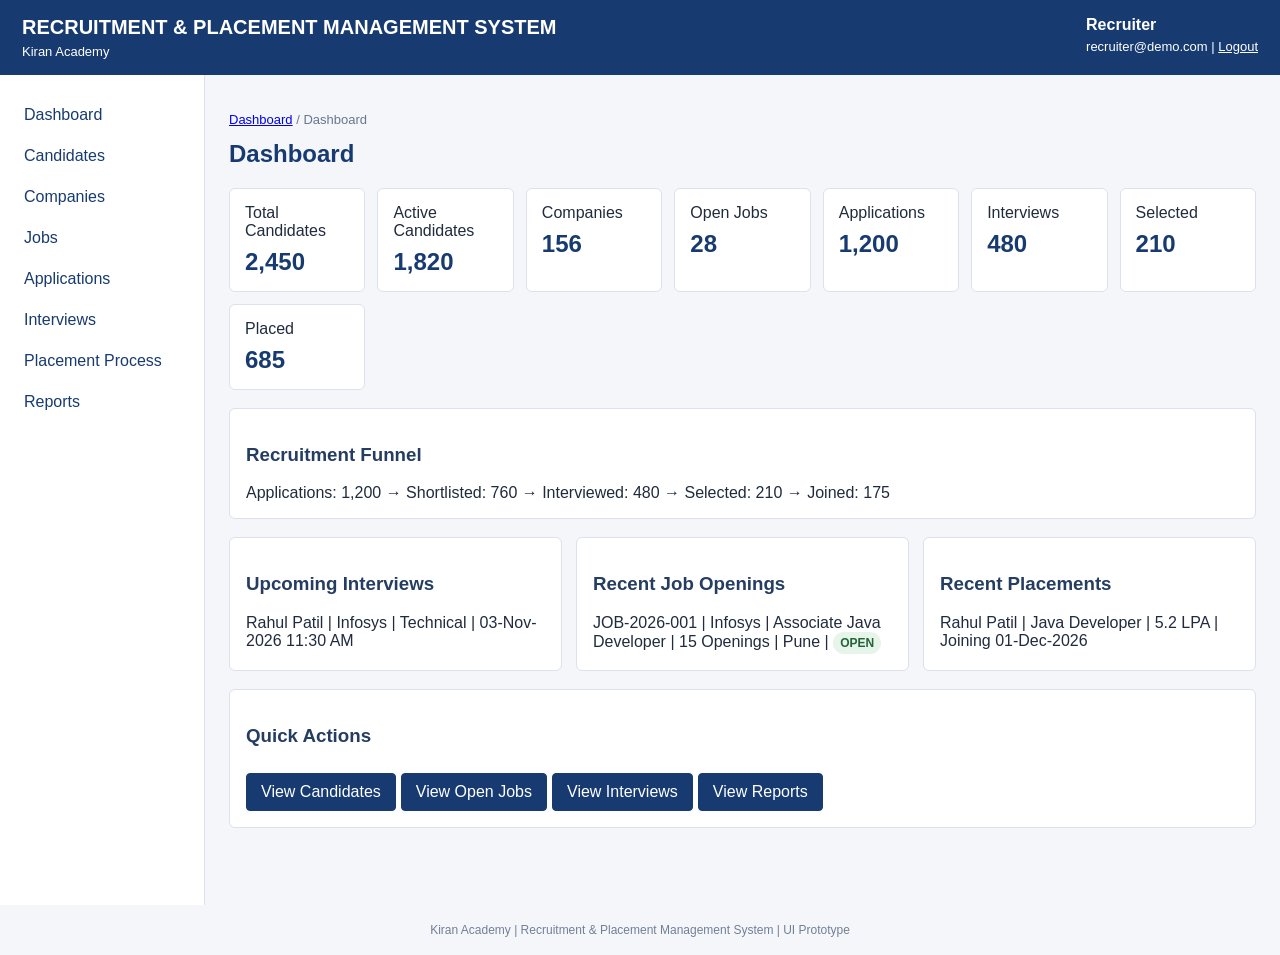
<file: 291026/dashboard.html>
<!doctype html>
<html lang="en">

<head>
    <meta charset="utf-8">
    <meta name="viewport" content="width=device-width, initial-scale=1">
    <title>Dashboard | Recruitment & Placement Management System</title>
    <style>
        body {
            font-family: Arial, sans-serif;
            margin: 0;
            background: #f4f6fa;
            color: #202b3c
        }

        header {
            background: #173b70;
            color: #fff;
            padding: 16px 22px;
            display: flex;
            justify-content: space-between;
            gap: 16px;
            flex-wrap: wrap
        }

        header h1 {
            font-size: 20px;
            margin: 0
        }

        header p {
            margin: 5px 0 0;
            font-size: 13px
        }

        .layout {
            display: flex;
            min-height: calc(100vh - 70px)
        }

        nav {
            background: #fff;
            width: 205px;
            padding: 18px 12px;
            box-sizing: border-box;
            border-right: 1px solid #dce2eb
        }

        nav a {
            display: block;
            padding: 10px 12px;
            margin: 3px 0;
            color: #173b70;
            text-decoration: none;
            border-radius: 4px
        }

        nav a:hover {
            background: #eaf0fa
        }

        main {
            padding: 24px;
            flex: 1;
            min-width: 0
        }

        h2 {
            margin-top: 0;
            color: #173b70
        }

        h3 {
            color: #243d61
        }

        .panel {
            background: #fff;
            border: 1px solid #dce2eb;
            border-radius: 6px;
            padding: 16px;
            margin: 0 0 18px
        }

        .cards {
            display: grid;
            grid-template-columns: repeat(auto-fit, minmax(135px, 1fr));
            gap: 12px;
            margin-bottom: 18px
        }

        .card {
            background: #fff;
            border: 1px solid #dce2eb;
            border-radius: 6px;
            padding: 15px
        }

        .number {
            font-size: 24px;
            font-weight: bold;
            color: #173b70;
            margin-top: 8px
        }

        table {
            border-collapse: collapse;
            width: 100%;
            background: #fff;
            margin-top: 10px
        }

        th,
        td {
            padding: 10px;
            border: 1px solid #dce2eb;
            text-align: left;
            font-size: 14px
        }

        th {
            background: #173b70;
            color: #fff
        }

        tr:nth-child(even) {
            background: #f7f9fc
        }

        label {
            display: block;
            font-size: 14px;
            margin: 10px 0 5px
        }

        input,
        select,
        textarea {
            box-sizing: border-box;
            padding: 9px;
            width: 100%;
            border: 1px solid #cbd4e1;
            border-radius: 4px;
            background: #fff
        }

        button,
        .button {
            display: inline-block;
            padding: 9px 14px;
            border: 1px solid #173b70;
            border-radius: 4px;
            background: #173b70;
            color: #fff;
            text-decoration: none;
            cursor: pointer;
            margin: 8px 5px 0 0
        }

        .secondary {
            background: #fff;
            color: #173b70
        }

        .badge {
            display: inline-block;
            padding: 4px 7px;
            border-radius: 12px;
            background: #e6f4ea;
            color: #23643a;
            font-size: 12px;
            font-weight: bold
        }

        .grid {
            display: grid;
            grid-template-columns: repeat(auto-fit, minmax(220px, 1fr));
            gap: 14px
        }

        .muted {
            color: #68778b;
            font-size: 13px
        }

        footer {
            text-align: center;
            color: #718096;
            font-size: 12px;
            padding: 18px
        }

        @media(max-width:700px) {
            .layout {
                display: block
            }

            nav {
                width: auto;
                border-right: 0;
                border-bottom: 1px solid #dce2eb
            }

            nav a {
                display: inline-block
            }

            main {
                padding: 14px;
                overflow-x: auto
            }

            table {
                min-width: 650px
            }
        }
    </style>
</head>

<body>
    <header>
        <div>
            <h1>RECRUITMENT &amp; PLACEMENT MANAGEMENT SYSTEM</h1>
            <p>Kiran Academy</p>
        </div>
        <div><strong>Recruiter</strong>
            <p>recruiter@demo.com | <a style="color:#fff" href="login.html">Logout</a></p>
        </div>
    </header>
    <div class="layout">
        <nav aria-label="Main navigation"><a href="dashboard.html" aria-current="page">Dashboard</a><a
                href="candidates.html">Candidates</a><a href="companies.html">Companies</a><a
                href="jobs.html">Jobs</a><a href="applications.html">Applications</a><a
                href="interviews.html">Interviews</a><a href="placement-process.html">Placement Process</a><a
                href="reports.html">Reports</a></nav>
        <main>
            <p class="muted"><a href="dashboard.html">Dashboard</a> / Dashboard</p>
            <h2>Dashboard</h2>
            <div class="cards">
                <div class="card">Total Candidates<div class="number">2,450</div>
                </div>
                <div class="card">Active Candidates<div class="number">1,820</div>
                </div>
                <div class="card">Companies<div class="number">156</div>
                </div>
                <div class="card">Open Jobs<div class="number">28</div>
                </div>
                <div class="card">Applications<div class="number">1,200</div>
                </div>
                <div class="card">Interviews<div class="number">480</div>
                </div>
                <div class="card">Selected<div class="number">210</div>
                </div>
                <div class="card">Placed<div class="number">685</div>
                </div>
            </div>
            <section class="panel">
                <h3>Recruitment Funnel</h3>Applications: 1,200 → Shortlisted: 760 → Interviewed: 480 → Selected: 210 →
                Joined: 175
            </section>
            <div class="grid">
                <section class="panel">
                    <h3>Upcoming Interviews</h3>Rahul Patil | Infosys | Technical | 03-Nov-2026 11:30 AM
                </section>
                <section class="panel">
                    <h3>Recent Job Openings</h3>JOB-2026-001 | Infosys | Associate Java Developer | 15 Openings | Pune |
                    <span class="badge">OPEN</span>
                </section>
                <section class="panel">
                    <h3>Recent Placements</h3>Rahul Patil | Java Developer | 5.2 LPA | Joining 01-Dec-2026
                </section>
            </div>
            <section class="panel">
                <h3>Quick Actions</h3><a class="button" href="candidates.html">View Candidates</a><a class="button"
                    href="jobs.html">View Open Jobs</a><a class="button" href="interviews.html">View Interviews</a><a
                    class="button" href="reports.html">View Reports</a>
            </section>
        </main>
    </div>
    <footer>Kiran Academy | Recruitment &amp; Placement Management System | UI Prototype</footer>
</body>

</html>
</file>
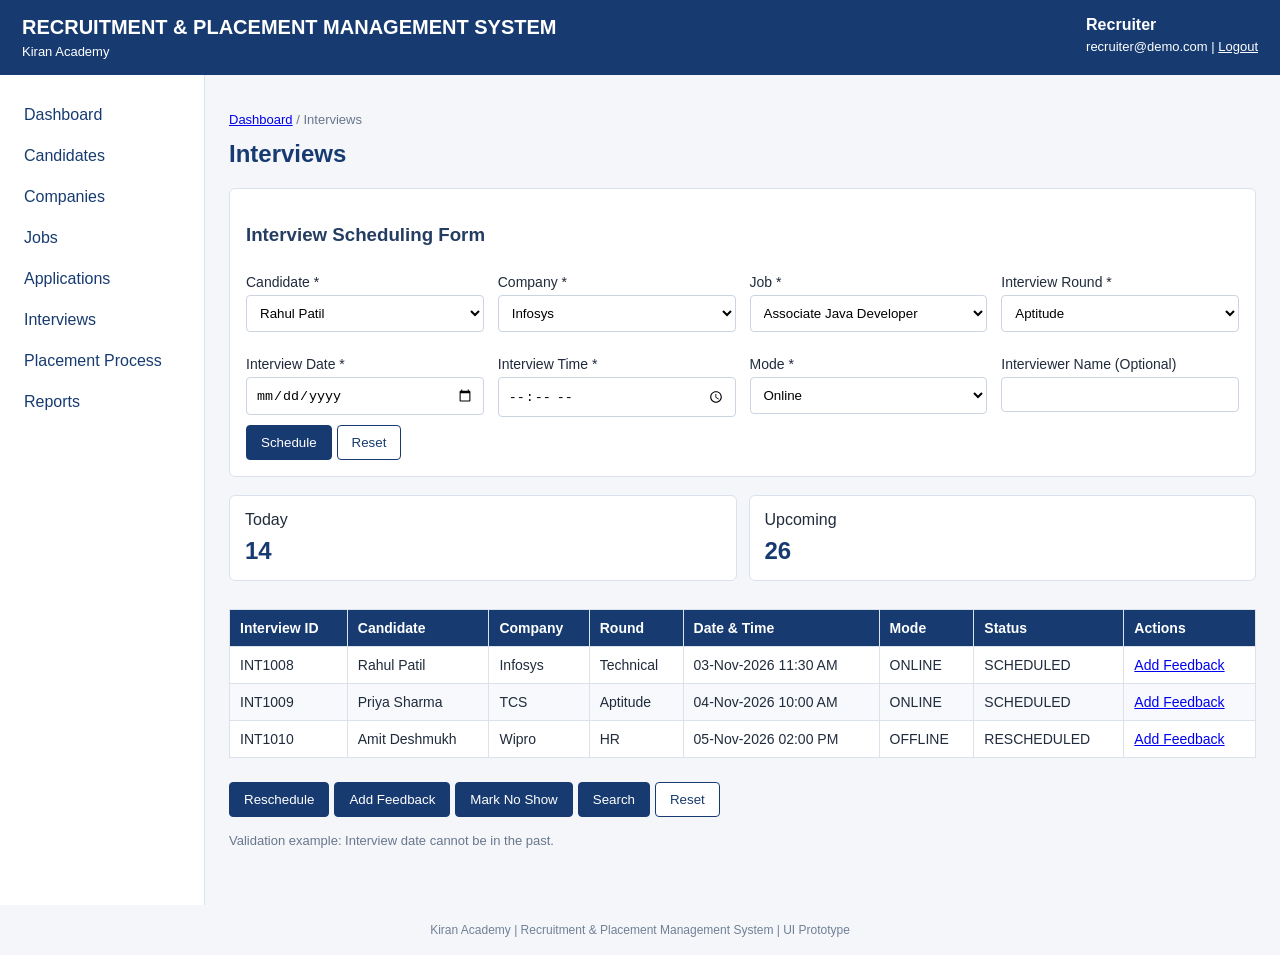
<file: 291026/interviews.html>
<!doctype html>
<html lang="en">

<head>
    <meta charset="utf-8">
    <meta name="viewport" content="width=device-width, initial-scale=1">
    <title>Interviews | Recruitment & Placement Management System</title>
    <style>
        body {
            font-family: Arial, sans-serif;
            margin: 0;
            background: #f4f6fa;
            color: #202b3c
        }

        header {
            background: #173b70;
            color: #fff;
            padding: 16px 22px;
            display: flex;
            justify-content: space-between;
            gap: 16px;
            flex-wrap: wrap
        }

        header h1 {
            font-size: 20px;
            margin: 0
        }

        header p {
            margin: 5px 0 0;
            font-size: 13px
        }

        .layout {
            display: flex;
            min-height: calc(100vh - 70px)
        }

        nav {
            background: #fff;
            width: 205px;
            padding: 18px 12px;
            box-sizing: border-box;
            border-right: 1px solid #dce2eb
        }

        nav a {
            display: block;
            padding: 10px 12px;
            margin: 3px 0;
            color: #173b70;
            text-decoration: none;
            border-radius: 4px
        }

        nav a:hover {
            background: #eaf0fa
        }

        main {
            padding: 24px;
            flex: 1;
            min-width: 0
        }

        h2 {
            margin-top: 0;
            color: #173b70
        }

        h3 {
            color: #243d61
        }

        .panel {
            background: #fff;
            border: 1px solid #dce2eb;
            border-radius: 6px;
            padding: 16px;
            margin: 0 0 18px
        }

        .cards {
            display: grid;
            grid-template-columns: repeat(auto-fit, minmax(135px, 1fr));
            gap: 12px;
            margin-bottom: 18px
        }

        .card {
            background: #fff;
            border: 1px solid #dce2eb;
            border-radius: 6px;
            padding: 15px
        }

        .number {
            font-size: 24px;
            font-weight: bold;
            color: #173b70;
            margin-top: 8px
        }

        table {
            border-collapse: collapse;
            width: 100%;
            background: #fff;
            margin-top: 10px
        }

        th,
        td {
            padding: 10px;
            border: 1px solid #dce2eb;
            text-align: left;
            font-size: 14px
        }

        th {
            background: #173b70;
            color: #fff
        }

        tr:nth-child(even) {
            background: #f7f9fc
        }

        label {
            display: block;
            font-size: 14px;
            margin: 10px 0 5px
        }

        input,
        select,
        textarea {
            box-sizing: border-box;
            padding: 9px;
            width: 100%;
            border: 1px solid #cbd4e1;
            border-radius: 4px;
            background: #fff
        }

        button,
        .button {
            display: inline-block;
            padding: 9px 14px;
            border: 1px solid #173b70;
            border-radius: 4px;
            background: #173b70;
            color: #fff;
            text-decoration: none;
            cursor: pointer;
            margin: 8px 5px 0 0
        }

        .secondary {
            background: #fff;
            color: #173b70
        }

        .badge {
            display: inline-block;
            padding: 4px 7px;
            border-radius: 12px;
            background: #e6f4ea;
            color: #23643a;
            font-size: 12px;
            font-weight: bold
        }

        .grid {
            display: grid;
            grid-template-columns: repeat(auto-fit, minmax(220px, 1fr));
            gap: 14px
        }

        .muted {
            color: #68778b;
            font-size: 13px
        }

        footer {
            text-align: center;
            color: #718096;
            font-size: 12px;
            padding: 18px
        }

        @media(max-width:700px) {
            .layout {
                display: block
            }

            nav {
                width: auto;
                border-right: 0;
                border-bottom: 1px solid #dce2eb
            }

            nav a {
                display: inline-block
            }

            main {
                padding: 14px;
                overflow-x: auto
            }

            table {
                min-width: 650px
            }
        }
    </style>
</head>

<body>
    <header>
        <div>
            <h1>RECRUITMENT &amp; PLACEMENT MANAGEMENT SYSTEM</h1>
            <p>Kiran Academy</p>
        </div>
        <div><strong>Recruiter</strong>
            <p>recruiter@demo.com | <a style="color:#fff" href="login.html">Logout</a></p>
        </div>
    </header>
    <div class="layout">
        <nav aria-label="Main navigation"><a href="dashboard.html">Dashboard</a><a
                href="candidates.html">Candidates</a><a href="companies.html">Companies</a><a
                href="jobs.html">Jobs</a><a href="applications.html">Applications</a><a href="interviews.html"
                aria-current="page">Interviews</a><a href="placement-process.html">Placement Process</a><a
                href="reports.html">Reports</a></nav>
        <main>
            <p class="muted"><a href="dashboard.html">Dashboard</a> / Interviews</p>
            <h2>Interviews</h2>
            <section class="panel">
                <h3>Interview Scheduling Form</h3>
                <div class="grid">
                    <div><label>Candidate *</label><select required>
                            <option>Rahul Patil</option>
                            <option>Priya Sharma</option>
                            <option>Amit Deshmukh</option>
                        </select></div>
                    <div><label>Company *</label><select required>
                            <option>Infosys</option>
                            <option>TCS</option>
                            <option>Wipro</option>
                        </select></div>
                    <div><label>Job *</label><select required>
                            <option>Associate Java Developer</option>
                            <option>Python Developer</option>
                            <option>Software Tester</option>
                        </select></div>
                    <div><label>Interview Round *</label><select required>
                            <option>Aptitude</option>
                            <option>Technical</option>
                            <option>Managerial</option>
                            <option>HR</option>
                        </select></div>
                    <div><label>Interview Date *</label><input type="date" required></div>
                    <div><label>Interview Time *</label><input type="time" required></div>
                    <div><label>Mode *</label><select required>
                            <option>Online</option>
                            <option>Offline</option>
                            <option>Telephonic</option>
                        </select></div>
                    <div><label>Interviewer Name (Optional)</label><input type="text"></div>
                </div><button>Schedule</button><button class="secondary">Reset</button>
            </section>
            <div class="cards">
                <div class="card">Today<div class="number">14</div>
                </div>
                <div class="card">Upcoming<div class="number">26</div>
                </div>
            </div>
            <div style='overflow-x:auto'>
                <table>
                    <thead>
                        <tr>
                            <th>Interview ID</th>
                            <th>Candidate</th>
                            <th>Company</th>
                            <th>Round</th>
                            <th>Date & Time</th>
                            <th>Mode</th>
                            <th>Status</th>
                            <th>Actions</th>
                        </tr>
                    </thead>
                    <tbody>
                        <tr>
                            <td>INT1008</td>
                            <td>Rahul Patil</td>
                            <td>Infosys</td>
                            <td>Technical</td>
                            <td>03-Nov-2026 11:30 AM</td>
                            <td>ONLINE</td>
                            <td>SCHEDULED</td>
                            <td><a href="placement-process.html">Add Feedback</a></td>
                        </tr>
                        <tr>
                            <td>INT1009</td>
                            <td>Priya Sharma</td>
                            <td>TCS</td>
                            <td>Aptitude</td>
                            <td>04-Nov-2026 10:00 AM</td>
                            <td>ONLINE</td>
                            <td>SCHEDULED</td>
                            <td><a href="placement-process.html">Add Feedback</a></td>
                        </tr>
                        <tr>
                            <td>INT1010</td>
                            <td>Amit Deshmukh</td>
                            <td>Wipro</td>
                            <td>HR</td>
                            <td>05-Nov-2026 02:00 PM</td>
                            <td>OFFLINE</td>
                            <td>RESCHEDULED</td>
                            <td><a href="placement-process.html">Add Feedback</a></td>
                        </tr>
                    </tbody>
                </table>
            </div>
            <p><button>Reschedule</button><button>Add Feedback</button><button>Mark No
                    Show</button><button>Search</button><button class="secondary">Reset</button></p>
            <p class="muted">Validation example: Interview date cannot be in the past.</p>
        </main>
    </div>
    <footer>Kiran Academy | Recruitment &amp; Placement Management System | UI Prototype</footer>
</body>

</html>
</file>
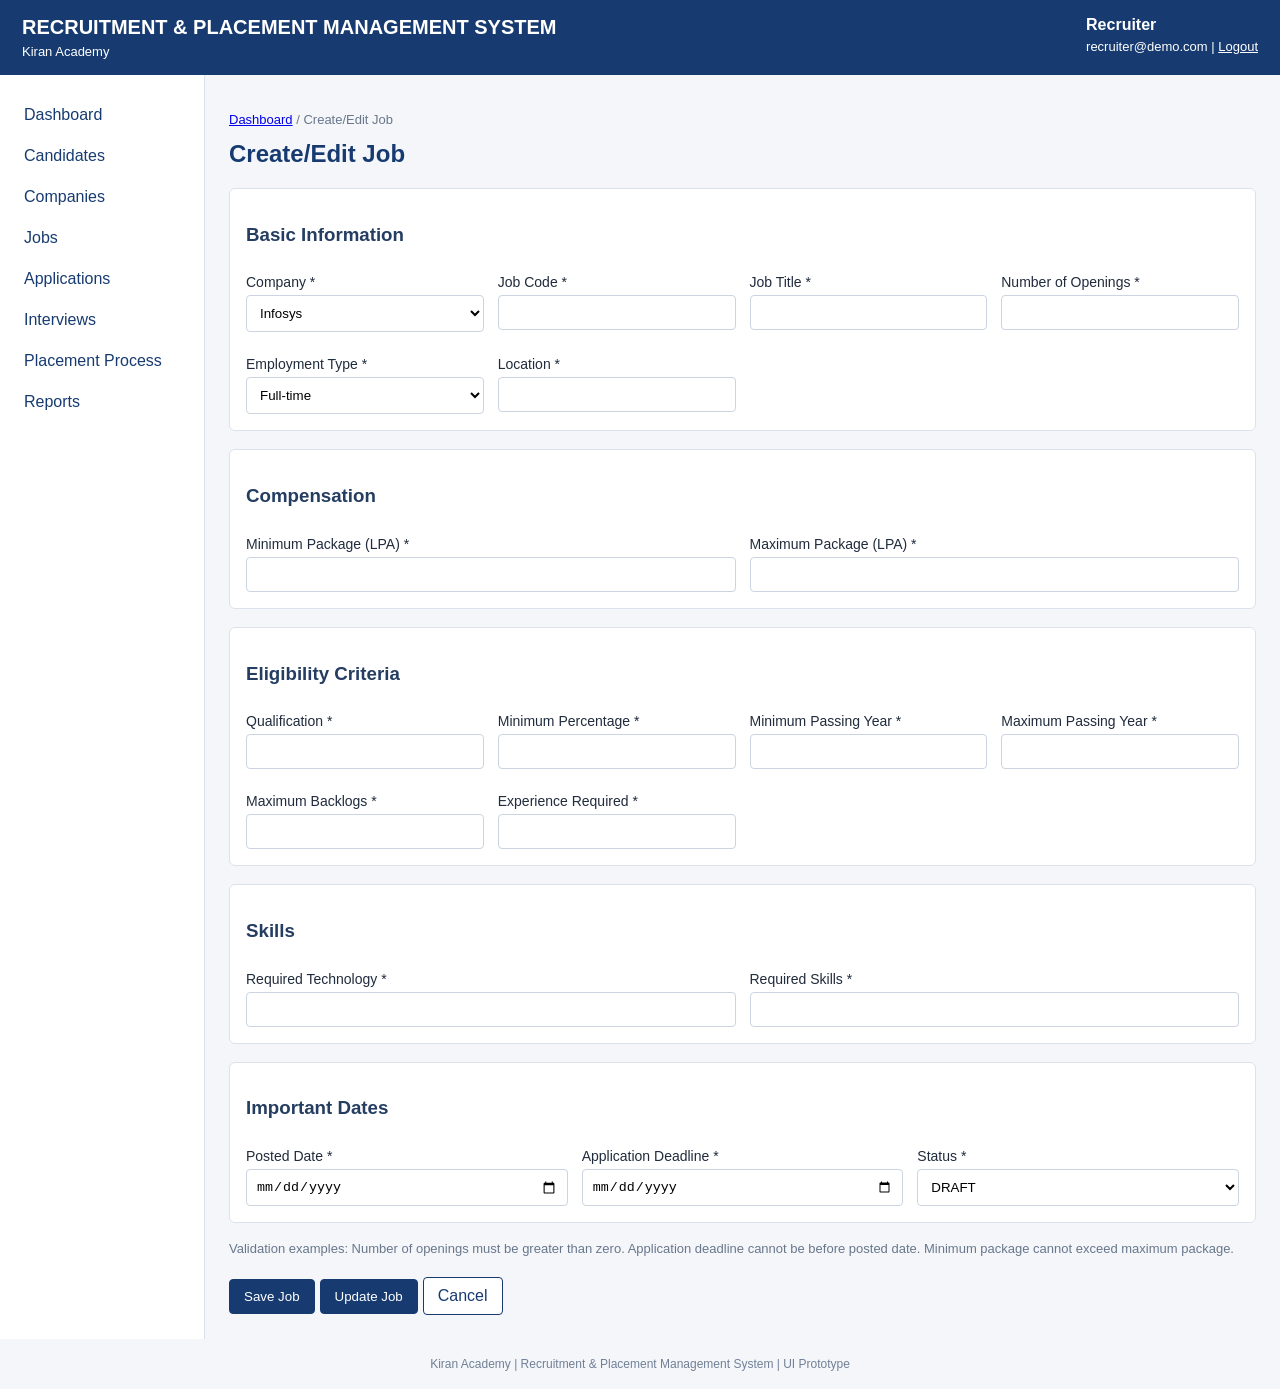
<file: 291026/job-form.html>
<!doctype html>
<html lang="en">

<head>
    <meta charset="utf-8">
    <meta name="viewport" content="width=device-width, initial-scale=1">
    <title>Create/Edit Job | Recruitment & Placement Management System</title>
    <style>
        body {
            font-family: Arial, sans-serif;
            margin: 0;
            background: #f4f6fa;
            color: #202b3c
        }

        header {
            background: #173b70;
            color: #fff;
            padding: 16px 22px;
            display: flex;
            justify-content: space-between;
            gap: 16px;
            flex-wrap: wrap
        }

        header h1 {
            font-size: 20px;
            margin: 0
        }

        header p {
            margin: 5px 0 0;
            font-size: 13px
        }

        .layout {
            display: flex;
            min-height: calc(100vh - 70px)
        }

        nav {
            background: #fff;
            width: 205px;
            padding: 18px 12px;
            box-sizing: border-box;
            border-right: 1px solid #dce2eb
        }

        nav a {
            display: block;
            padding: 10px 12px;
            margin: 3px 0;
            color: #173b70;
            text-decoration: none;
            border-radius: 4px
        }

        nav a:hover {
            background: #eaf0fa
        }

        main {
            padding: 24px;
            flex: 1;
            min-width: 0
        }

        h2 {
            margin-top: 0;
            color: #173b70
        }

        h3 {
            color: #243d61
        }

        .panel {
            background: #fff;
            border: 1px solid #dce2eb;
            border-radius: 6px;
            padding: 16px;
            margin: 0 0 18px
        }

        .cards {
            display: grid;
            grid-template-columns: repeat(auto-fit, minmax(135px, 1fr));
            gap: 12px;
            margin-bottom: 18px
        }

        .card {
            background: #fff;
            border: 1px solid #dce2eb;
            border-radius: 6px;
            padding: 15px
        }

        .number {
            font-size: 24px;
            font-weight: bold;
            color: #173b70;
            margin-top: 8px
        }

        table {
            border-collapse: collapse;
            width: 100%;
            background: #fff;
            margin-top: 10px
        }

        th,
        td {
            padding: 10px;
            border: 1px solid #dce2eb;
            text-align: left;
            font-size: 14px
        }

        th {
            background: #173b70;
            color: #fff
        }

        tr:nth-child(even) {
            background: #f7f9fc
        }

        label {
            display: block;
            font-size: 14px;
            margin: 10px 0 5px
        }

        input,
        select,
        textarea {
            box-sizing: border-box;
            padding: 9px;
            width: 100%;
            border: 1px solid #cbd4e1;
            border-radius: 4px;
            background: #fff
        }

        button,
        .button {
            display: inline-block;
            padding: 9px 14px;
            border: 1px solid #173b70;
            border-radius: 4px;
            background: #173b70;
            color: #fff;
            text-decoration: none;
            cursor: pointer;
            margin: 8px 5px 0 0
        }

        .secondary {
            background: #fff;
            color: #173b70
        }

        .badge {
            display: inline-block;
            padding: 4px 7px;
            border-radius: 12px;
            background: #e6f4ea;
            color: #23643a;
            font-size: 12px;
            font-weight: bold
        }

        .grid {
            display: grid;
            grid-template-columns: repeat(auto-fit, minmax(220px, 1fr));
            gap: 14px
        }

        .muted {
            color: #68778b;
            font-size: 13px
        }

        footer {
            text-align: center;
            color: #718096;
            font-size: 12px;
            padding: 18px
        }

        @media(max-width:700px) {
            .layout {
                display: block
            }

            nav {
                width: auto;
                border-right: 0;
                border-bottom: 1px solid #dce2eb
            }

            nav a {
                display: inline-block
            }

            main {
                padding: 14px;
                overflow-x: auto
            }

            table {
                min-width: 650px
            }
        }
    </style>
</head>

<body>
    <header>
        <div>
            <h1>RECRUITMENT &amp; PLACEMENT MANAGEMENT SYSTEM</h1>
            <p>Kiran Academy</p>
        </div>
        <div><strong>Recruiter</strong>
            <p>recruiter@demo.com | <a style="color:#fff" href="login.html">Logout</a></p>
        </div>
    </header>
    <div class="layout">
        <nav aria-label="Main navigation"><a href="dashboard.html">Dashboard</a><a
                href="candidates.html">Candidates</a><a href="companies.html">Companies</a><a href="jobs.html"
                aria-current="page">Jobs</a><a href="applications.html">Applications</a><a
                href="interviews.html">Interviews</a><a href="placement-process.html">Placement Process</a><a
                href="reports.html">Reports</a></nav>
        <main>
            <p class="muted"><a href="dashboard.html">Dashboard</a> / Create/Edit Job</p>
            <h2>Create/Edit Job</h2>
            <form action="jobs.html">
                <section class="panel">
                    <h3>Basic Information</h3>
                    <div class="grid">
                        <div><label>Company *</label><select required>
                                <option>Infosys</option>
                                <option>TCS</option>
                                <option>Wipro</option>
                                <option>Accenture</option>
                            </select></div>
                        <div><label>Job Code *</label><input type="text" required></div>
                        <div><label>Job Title *</label><input type="text" required></div>
                        <div><label>Number of Openings *</label><input type="number" required></div>
                        <div><label>Employment Type *</label><select required>
                                <option>Full-time</option>
                                <option>Internship</option>
                                <option>Contract</option>
                            </select></div>
                        <div><label>Location *</label><input type="text" required></div>
                    </div>
                </section>
                <section class="panel">
                    <h3>Compensation</h3>
                    <div class="grid">
                        <div><label>Minimum Package (LPA) *</label><input type="number" required></div>
                        <div><label>Maximum Package (LPA) *</label><input type="number" required></div>
                    </div>
                </section>
                <section class="panel">
                    <h3>Eligibility Criteria</h3>
                    <div class="grid">
                        <div><label>Qualification *</label><input type="text" required></div>
                        <div><label>Minimum Percentage *</label><input type="number" required></div>
                        <div><label>Minimum Passing Year *</label><input type="number" required></div>
                        <div><label>Maximum Passing Year *</label><input type="number" required></div>
                        <div><label>Maximum Backlogs *</label><input type="number" required></div>
                        <div><label>Experience Required *</label><input type="text" required></div>
                    </div>
                </section>
                <section class="panel">
                    <h3>Skills</h3>
                    <div class="grid">
                        <div><label>Required Technology *</label><input type="text" required></div>
                        <div><label>Required Skills *</label><input type="text" required></div>
                    </div>
                </section>
                <section class="panel">
                    <h3>Important Dates</h3>
                    <div class="grid">
                        <div><label>Posted Date *</label><input type="date" required></div>
                        <div><label>Application Deadline *</label><input type="date" required></div>
                        <div><label>Status *</label><select required>
                                <option>DRAFT</option>
                                <option>OPEN</option>
                                <option>CLOSED</option>
                            </select></div>
                    </div>
                </section>
                <p class="muted">Validation examples: Number of openings must be greater than zero. Application deadline
                    cannot be before posted date. Minimum package cannot exceed maximum package.</p><button>Save
                    Job</button><button>Update Job</button><a class="button secondary" href="jobs.html">Cancel</a>
            </form>
        </main>
    </div>
    <footer>Kiran Academy | Recruitment &amp; Placement Management System | UI Prototype</footer>
</body>

</html>
</file>
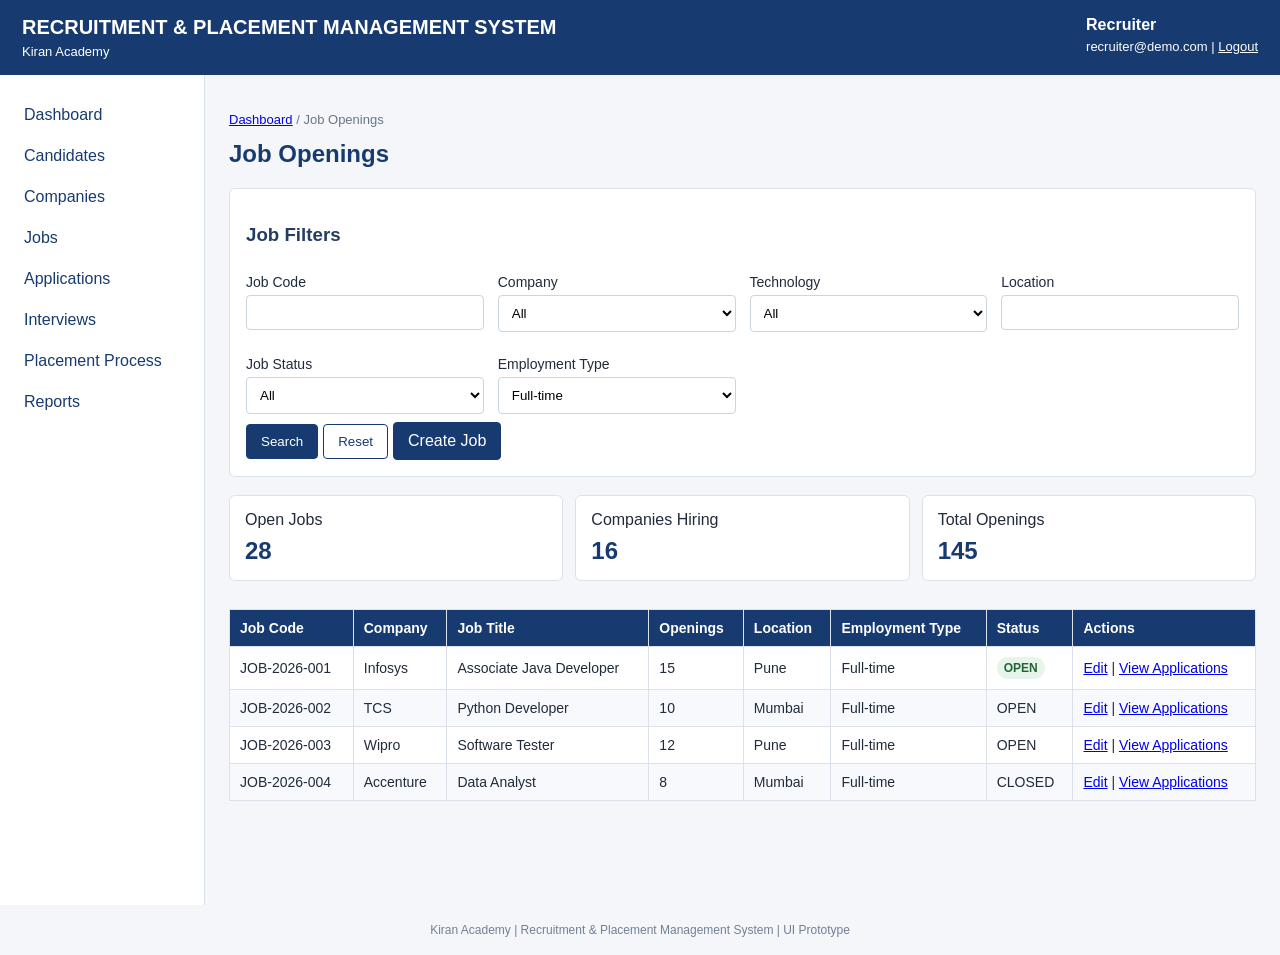
<file: 291026/jobs.html>
<!doctype html>
<html lang="en">

<head>
    <meta charset="utf-8">
    <meta name="viewport" content="width=device-width, initial-scale=1">
    <title>Job Openings | Recruitment & Placement Management System</title>
    <style>
        body {
            font-family: Arial, sans-serif;
            margin: 0;
            background: #f4f6fa;
            color: #202b3c
        }

        header {
            background: #173b70;
            color: #fff;
            padding: 16px 22px;
            display: flex;
            justify-content: space-between;
            gap: 16px;
            flex-wrap: wrap
        }

        header h1 {
            font-size: 20px;
            margin: 0
        }

        header p {
            margin: 5px 0 0;
            font-size: 13px
        }

        .layout {
            display: flex;
            min-height: calc(100vh - 70px)
        }

        nav {
            background: #fff;
            width: 205px;
            padding: 18px 12px;
            box-sizing: border-box;
            border-right: 1px solid #dce2eb
        }

        nav a {
            display: block;
            padding: 10px 12px;
            margin: 3px 0;
            color: #173b70;
            text-decoration: none;
            border-radius: 4px
        }

        nav a:hover {
            background: #eaf0fa
        }

        main {
            padding: 24px;
            flex: 1;
            min-width: 0
        }

        h2 {
            margin-top: 0;
            color: #173b70
        }

        h3 {
            color: #243d61
        }

        .panel {
            background: #fff;
            border: 1px solid #dce2eb;
            border-radius: 6px;
            padding: 16px;
            margin: 0 0 18px
        }

        .cards {
            display: grid;
            grid-template-columns: repeat(auto-fit, minmax(135px, 1fr));
            gap: 12px;
            margin-bottom: 18px
        }

        .card {
            background: #fff;
            border: 1px solid #dce2eb;
            border-radius: 6px;
            padding: 15px
        }

        .number {
            font-size: 24px;
            font-weight: bold;
            color: #173b70;
            margin-top: 8px
        }

        table {
            border-collapse: collapse;
            width: 100%;
            background: #fff;
            margin-top: 10px
        }

        th,
        td {
            padding: 10px;
            border: 1px solid #dce2eb;
            text-align: left;
            font-size: 14px
        }

        th {
            background: #173b70;
            color: #fff
        }

        tr:nth-child(even) {
            background: #f7f9fc
        }

        label {
            display: block;
            font-size: 14px;
            margin: 10px 0 5px
        }

        input,
        select,
        textarea {
            box-sizing: border-box;
            padding: 9px;
            width: 100%;
            border: 1px solid #cbd4e1;
            border-radius: 4px;
            background: #fff
        }

        button,
        .button {
            display: inline-block;
            padding: 9px 14px;
            border: 1px solid #173b70;
            border-radius: 4px;
            background: #173b70;
            color: #fff;
            text-decoration: none;
            cursor: pointer;
            margin: 8px 5px 0 0
        }

        .secondary {
            background: #fff;
            color: #173b70
        }

        .badge {
            display: inline-block;
            padding: 4px 7px;
            border-radius: 12px;
            background: #e6f4ea;
            color: #23643a;
            font-size: 12px;
            font-weight: bold
        }

        .grid {
            display: grid;
            grid-template-columns: repeat(auto-fit, minmax(220px, 1fr));
            gap: 14px
        }

        .muted {
            color: #68778b;
            font-size: 13px
        }

        footer {
            text-align: center;
            color: #718096;
            font-size: 12px;
            padding: 18px
        }

        @media(max-width:700px) {
            .layout {
                display: block
            }

            nav {
                width: auto;
                border-right: 0;
                border-bottom: 1px solid #dce2eb
            }

            nav a {
                display: inline-block
            }

            main {
                padding: 14px;
                overflow-x: auto
            }

            table {
                min-width: 650px
            }
        }
    </style>
</head>

<body>
    <header>
        <div>
            <h1>RECRUITMENT &amp; PLACEMENT MANAGEMENT SYSTEM</h1>
            <p>Kiran Academy</p>
        </div>
        <div><strong>Recruiter</strong>
            <p>recruiter@demo.com | <a style="color:#fff" href="login.html">Logout</a></p>
        </div>
    </header>
    <div class="layout">
        <nav aria-label="Main navigation"><a href="dashboard.html">Dashboard</a><a
                href="candidates.html">Candidates</a><a href="companies.html">Companies</a><a href="jobs.html"
                aria-current="page">Jobs</a><a href="applications.html">Applications</a><a
                href="interviews.html">Interviews</a><a href="placement-process.html">Placement Process</a><a
                href="reports.html">Reports</a></nav>
        <main>
            <p class="muted"><a href="dashboard.html">Dashboard</a> / Job Openings</p>
            <h2>Job Openings</h2>
            <section class="panel">
                <h3>Job Filters</h3>
                <div class="grid">
                    <div><label>Job Code</label><input></div>
                    <div><label>Company</label><select>
                            <option>All</option>
                            <option>Infosys</option>
                            <option>TCS</option>
                            <option>Wipro</option>
                        </select></div>
                    <div><label>Technology</label><select>
                            <option>All</option>
                            <option>Java</option>
                            <option>Python</option>
                        </select></div>
                    <div><label>Location</label><input></div>
                    <div><label>Job Status</label><select>
                            <option>All</option>
                            <option>DRAFT</option>
                            <option>OPEN</option>
                            <option>CLOSED</option>
                        </select></div>
                    <div><label>Employment Type</label><select>
                            <option>Full-time</option>
                            <option>Internship</option>
                            <option>Contract</option>
                        </select></div>
                </div><button>Search</button><button class="secondary">Reset</button><a class="button"
                    href="job-form.html">Create Job</a>
            </section>
            <div class="cards">
                <div class="card">Open Jobs<div class="number">28</div>
                </div>
                <div class="card">Companies Hiring<div class="number">16</div>
                </div>
                <div class="card">Total Openings<div class="number">145</div>
                </div>
            </div>
            <div style='overflow-x:auto'>
                <table>
                    <thead>
                        <tr>
                            <th>Job Code</th>
                            <th>Company</th>
                            <th>Job Title</th>
                            <th>Openings</th>
                            <th>Location</th>
                            <th>Employment Type</th>
                            <th>Status</th>
                            <th>Actions</th>
                        </tr>
                    </thead>
                    <tbody>
                        <tr>
                            <td>JOB-2026-001</td>
                            <td>Infosys</td>
                            <td>Associate Java Developer</td>
                            <td>15</td>
                            <td>Pune</td>
                            <td>Full-time</td>
                            <td><span class="badge">OPEN</span></td>
                            <td><a href="job-form.html">Edit</a> | <a href="applications.html">View Applications</a>
                            </td>
                        </tr>
                        <tr>
                            <td>JOB-2026-002</td>
                            <td>TCS</td>
                            <td>Python Developer</td>
                            <td>10</td>
                            <td>Mumbai</td>
                            <td>Full-time</td>
                            <td>OPEN</td>
                            <td><a href="job-form.html">Edit</a> | <a href="applications.html">View Applications</a>
                            </td>
                        </tr>
                        <tr>
                            <td>JOB-2026-003</td>
                            <td>Wipro</td>
                            <td>Software Tester</td>
                            <td>12</td>
                            <td>Pune</td>
                            <td>Full-time</td>
                            <td>OPEN</td>
                            <td><a href="job-form.html">Edit</a> | <a href="applications.html">View Applications</a>
                            </td>
                        </tr>
                        <tr>
                            <td>JOB-2026-004</td>
                            <td>Accenture</td>
                            <td>Data Analyst</td>
                            <td>8</td>
                            <td>Mumbai</td>
                            <td>Full-time</td>
                            <td>CLOSED</td>
                            <td><a href="job-form.html">Edit</a> | <a href="applications.html">View Applications</a>
                            </td>
                        </tr>
                    </tbody>
                </table>
            </div>
        </main>
    </div>
    <footer>Kiran Academy | Recruitment &amp; Placement Management System | UI Prototype</footer>
</body>

</html>
</file>
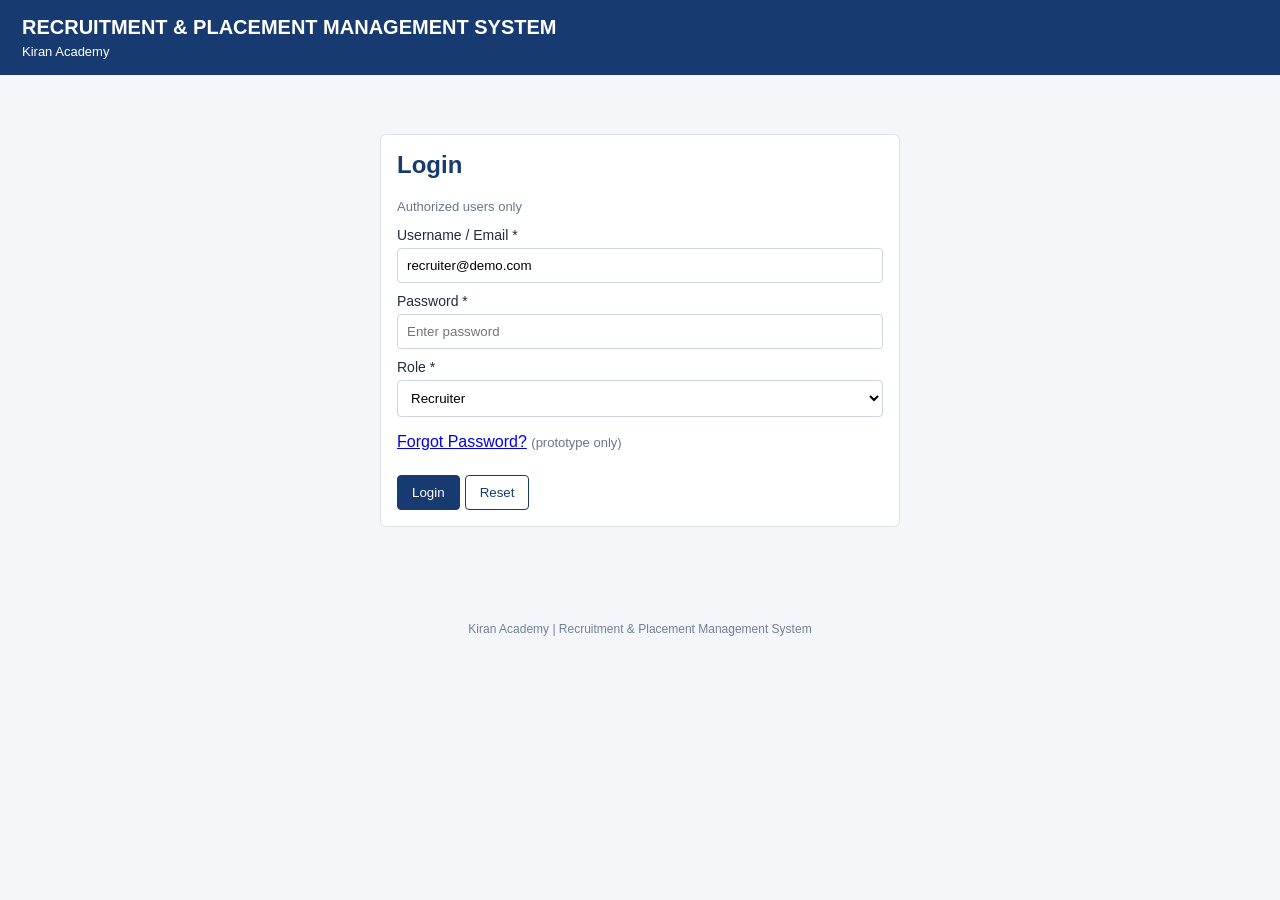
<file: 291026/login.html>
<!doctype html>
<html lang="en">

<head>
    <meta charset="utf-8">
    <meta name="viewport" content="width=device-width, initial-scale=1">
    <title>Login | Recruitment & Placement Management System</title>
    <style>
        body {
            font-family: Arial, sans-serif;
            margin: 0;
            background: #f4f6fa;
            color: #202b3c
        }

        header {
            background: #173b70;
            color: #fff;
            padding: 16px 22px;
            display: flex;
            justify-content: space-between;
            gap: 16px;
            flex-wrap: wrap
        }

        header h1 {
            font-size: 20px;
            margin: 0
        }

        header p {
            margin: 5px 0 0;
            font-size: 13px
        }

        .layout {
            display: flex;
            min-height: calc(100vh - 70px)
        }

        nav {
            background: #fff;
            width: 205px;
            padding: 18px 12px;
            box-sizing: border-box;
            border-right: 1px solid #dce2eb
        }

        nav a {
            display: block;
            padding: 10px 12px;
            margin: 3px 0;
            color: #173b70;
            text-decoration: none;
            border-radius: 4px
        }

        nav a:hover {
            background: #eaf0fa
        }

        main {
            padding: 24px;
            flex: 1;
            min-width: 0
        }

        h2 {
            margin-top: 0;
            color: #173b70
        }

        h3 {
            color: #243d61
        }

        .panel {
            background: #fff;
            border: 1px solid #dce2eb;
            border-radius: 6px;
            padding: 16px;
            margin: 0 0 18px
        }

        .cards {
            display: grid;
            grid-template-columns: repeat(auto-fit, minmax(135px, 1fr));
            gap: 12px;
            margin-bottom: 18px
        }

        .card {
            background: #fff;
            border: 1px solid #dce2eb;
            border-radius: 6px;
            padding: 15px
        }

        .number {
            font-size: 24px;
            font-weight: bold;
            color: #173b70;
            margin-top: 8px
        }

        table {
            border-collapse: collapse;
            width: 100%;
            background: #fff;
            margin-top: 10px
        }

        th,
        td {
            padding: 10px;
            border: 1px solid #dce2eb;
            text-align: left;
            font-size: 14px
        }

        th {
            background: #173b70;
            color: #fff
        }

        tr:nth-child(even) {
            background: #f7f9fc
        }

        label {
            display: block;
            font-size: 14px;
            margin: 10px 0 5px
        }

        input,
        select,
        textarea {
            box-sizing: border-box;
            padding: 9px;
            width: 100%;
            border: 1px solid #cbd4e1;
            border-radius: 4px;
            background: #fff
        }

        button,
        .button {
            display: inline-block;
            padding: 9px 14px;
            border: 1px solid #173b70;
            border-radius: 4px;
            background: #173b70;
            color: #fff;
            text-decoration: none;
            cursor: pointer;
            margin: 8px 5px 0 0
        }

        .secondary {
            background: #fff;
            color: #173b70
        }

        .badge {
            display: inline-block;
            padding: 4px 7px;
            border-radius: 12px;
            background: #e6f4ea;
            color: #23643a;
            font-size: 12px;
            font-weight: bold
        }

        .grid {
            display: grid;
            grid-template-columns: repeat(auto-fit, minmax(220px, 1fr));
            gap: 14px
        }

        .muted {
            color: #68778b;
            font-size: 13px
        }

        footer {
            text-align: center;
            color: #718096;
            font-size: 12px;
            padding: 18px
        }

        @media(max-width:700px) {
            .layout {
                display: block
            }

            nav {
                width: auto;
                border-right: 0;
                border-bottom: 1px solid #dce2eb
            }

            nav a {
                display: inline-block
            }

            main {
                padding: 14px;
                overflow-x: auto
            }

            table {
                min-width: 650px
            }
        }
    </style>
</head>

<body>
    <header>
        <div>
            <h1>RECRUITMENT &amp; PLACEMENT MANAGEMENT SYSTEM</h1>
            <p>Kiran Academy</p>
        </div>
    </header>
    <main style="max-width:520px;margin:35px auto">
        <section class="panel">
            <h2>Login</h2>
            <p class="muted">Authorized users only</p>
            <form action="dashboard.html"><label>Username / Email *</label><input type="email" required
                    value="recruiter@demo.com"><label>Password *</label><input type="password" required
                    placeholder="Enter password"><label>Role *</label><select required>
                    <option>Recruiter</option>
                    <option>Admin</option>
                    <option>Placement Officer</option>
                </select>
                <p><a href="login.html">Forgot Password?</a> <span class="muted">(prototype only)</span></p><button
                    type="submit">Login</button><button type="reset" class="secondary">Reset</button>
            </form>
        </section>
    </main>
    <footer>Kiran Academy | Recruitment &amp; Placement Management System</footer>
</body>

</html>
</file>
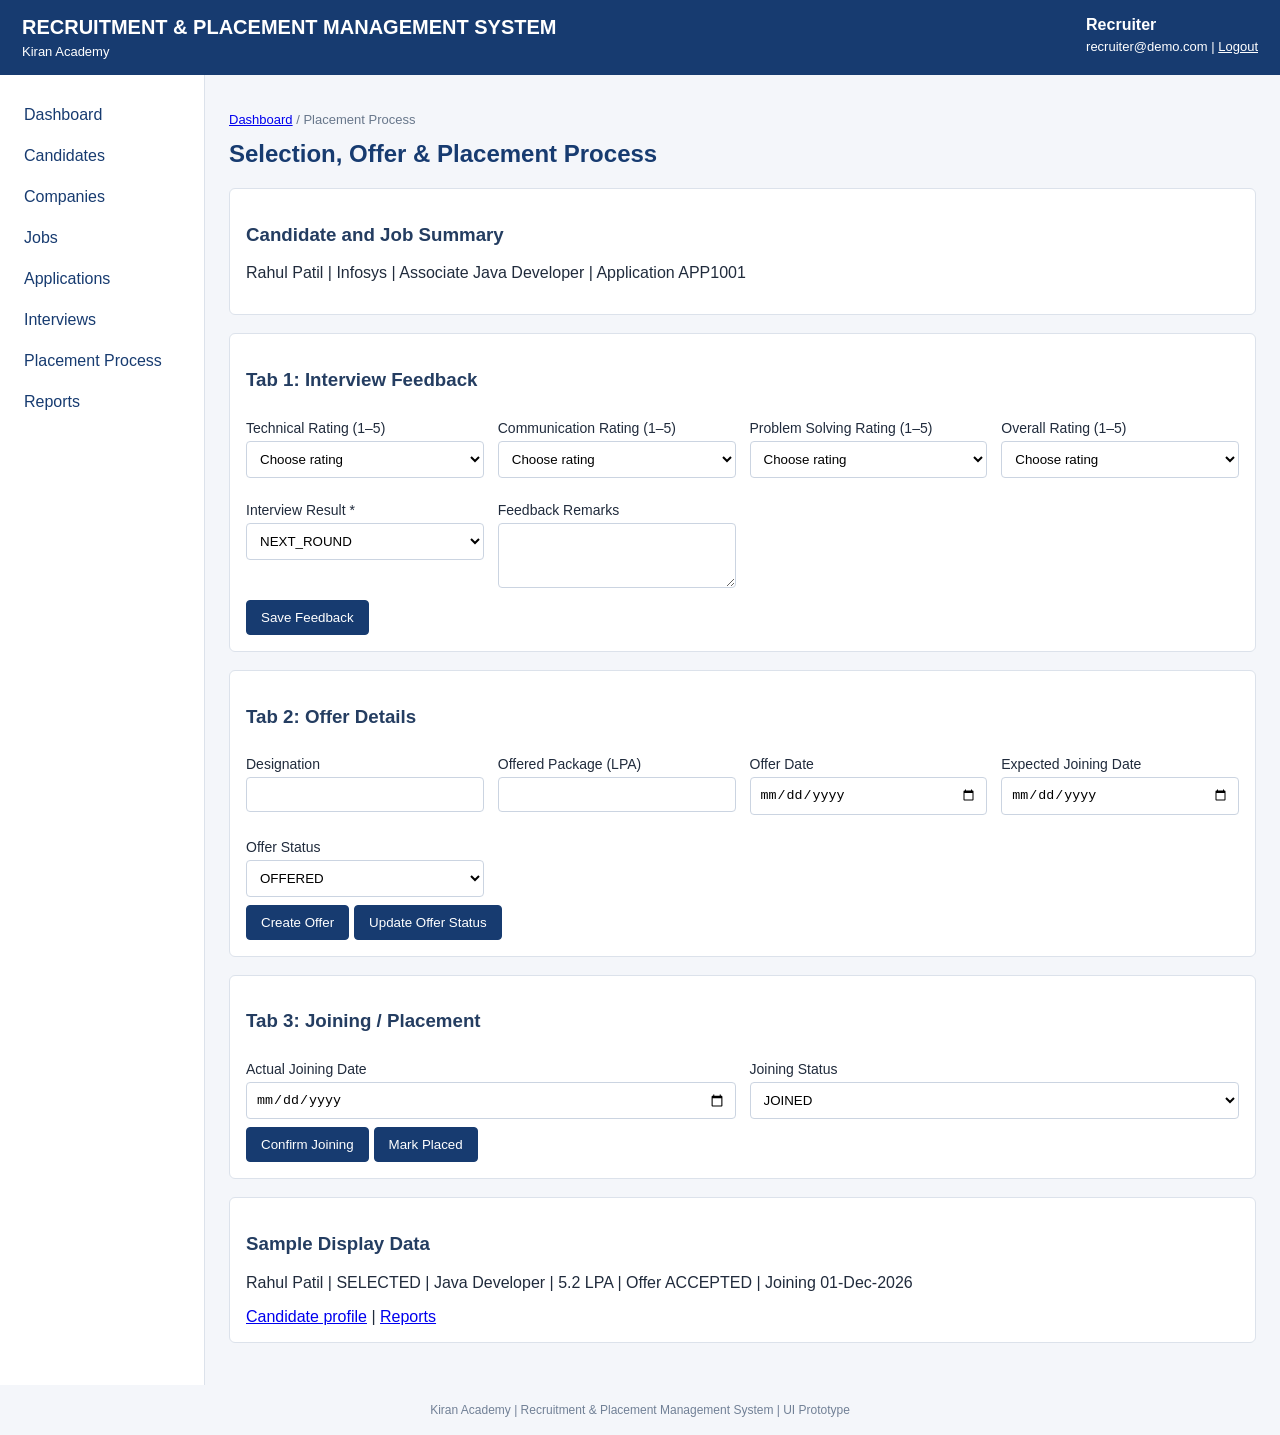
<file: 291026/placement-process.html>
<!doctype html>
<html lang="en">

<head>
    <meta charset="utf-8">
    <meta name="viewport" content="width=device-width, initial-scale=1">
    <title>Placement Process | Recruitment & Placement Management System</title>
    <style>
        body {
            font-family: Arial, sans-serif;
            margin: 0;
            background: #f4f6fa;
            color: #202b3c
        }

        header {
            background: #173b70;
            color: #fff;
            padding: 16px 22px;
            display: flex;
            justify-content: space-between;
            gap: 16px;
            flex-wrap: wrap
        }

        header h1 {
            font-size: 20px;
            margin: 0
        }

        header p {
            margin: 5px 0 0;
            font-size: 13px
        }

        .layout {
            display: flex;
            min-height: calc(100vh - 70px)
        }

        nav {
            background: #fff;
            width: 205px;
            padding: 18px 12px;
            box-sizing: border-box;
            border-right: 1px solid #dce2eb
        }

        nav a {
            display: block;
            padding: 10px 12px;
            margin: 3px 0;
            color: #173b70;
            text-decoration: none;
            border-radius: 4px
        }

        nav a:hover {
            background: #eaf0fa
        }

        main {
            padding: 24px;
            flex: 1;
            min-width: 0
        }

        h2 {
            margin-top: 0;
            color: #173b70
        }

        h3 {
            color: #243d61
        }

        .panel {
            background: #fff;
            border: 1px solid #dce2eb;
            border-radius: 6px;
            padding: 16px;
            margin: 0 0 18px
        }

        .cards {
            display: grid;
            grid-template-columns: repeat(auto-fit, minmax(135px, 1fr));
            gap: 12px;
            margin-bottom: 18px
        }

        .card {
            background: #fff;
            border: 1px solid #dce2eb;
            border-radius: 6px;
            padding: 15px
        }

        .number {
            font-size: 24px;
            font-weight: bold;
            color: #173b70;
            margin-top: 8px
        }

        table {
            border-collapse: collapse;
            width: 100%;
            background: #fff;
            margin-top: 10px
        }

        th,
        td {
            padding: 10px;
            border: 1px solid #dce2eb;
            text-align: left;
            font-size: 14px
        }

        th {
            background: #173b70;
            color: #fff
        }

        tr:nth-child(even) {
            background: #f7f9fc
        }

        label {
            display: block;
            font-size: 14px;
            margin: 10px 0 5px
        }

        input,
        select,
        textarea {
            box-sizing: border-box;
            padding: 9px;
            width: 100%;
            border: 1px solid #cbd4e1;
            border-radius: 4px;
            background: #fff
        }

        button,
        .button {
            display: inline-block;
            padding: 9px 14px;
            border: 1px solid #173b70;
            border-radius: 4px;
            background: #173b70;
            color: #fff;
            text-decoration: none;
            cursor: pointer;
            margin: 8px 5px 0 0
        }

        .secondary {
            background: #fff;
            color: #173b70
        }

        .badge {
            display: inline-block;
            padding: 4px 7px;
            border-radius: 12px;
            background: #e6f4ea;
            color: #23643a;
            font-size: 12px;
            font-weight: bold
        }

        .grid {
            display: grid;
            grid-template-columns: repeat(auto-fit, minmax(220px, 1fr));
            gap: 14px
        }

        .muted {
            color: #68778b;
            font-size: 13px
        }

        footer {
            text-align: center;
            color: #718096;
            font-size: 12px;
            padding: 18px
        }

        @media(max-width:700px) {
            .layout {
                display: block
            }

            nav {
                width: auto;
                border-right: 0;
                border-bottom: 1px solid #dce2eb
            }

            nav a {
                display: inline-block
            }

            main {
                padding: 14px;
                overflow-x: auto
            }

            table {
                min-width: 650px
            }
        }
    </style>
</head>

<body>
    <header>
        <div>
            <h1>RECRUITMENT &amp; PLACEMENT MANAGEMENT SYSTEM</h1>
            <p>Kiran Academy</p>
        </div>
        <div><strong>Recruiter</strong>
            <p>recruiter@demo.com | <a style="color:#fff" href="login.html">Logout</a></p>
        </div>
    </header>
    <div class="layout">
        <nav aria-label="Main navigation"><a href="dashboard.html">Dashboard</a><a
                href="candidates.html">Candidates</a><a href="companies.html">Companies</a><a
                href="jobs.html">Jobs</a><a href="applications.html">Applications</a><a
                href="interviews.html">Interviews</a><a href="placement-process.html" aria-current="page">Placement
                Process</a><a href="reports.html">Reports</a></nav>
        <main>
            <p class="muted"><a href="dashboard.html">Dashboard</a> / Placement Process</p>
            <h2>Selection, Offer &amp; Placement Process</h2>
            <section class="panel">
                <h3>Candidate and Job Summary</h3>
                <p>Rahul Patil | Infosys | Associate Java Developer | Application APP1001</p>
            </section>
            <section class="panel">
                <h3>Tab 1: Interview Feedback</h3>
                <div class="grid">
                    <div><label>Technical Rating (1–5)</label><select>
                            <option>Choose rating</option>
                            <option>1</option>
                            <option>2</option>
                            <option>3</option>
                            <option>4</option>
                            <option>5</option>
                        </select></div>
                    <div><label>Communication Rating (1–5)</label><select>
                            <option>Choose rating</option>
                            <option>1</option>
                            <option>2</option>
                            <option>3</option>
                            <option>4</option>
                            <option>5</option>
                        </select></div>
                    <div><label>Problem Solving Rating (1–5)</label><select>
                            <option>Choose rating</option>
                            <option>1</option>
                            <option>2</option>
                            <option>3</option>
                            <option>4</option>
                            <option>5</option>
                        </select></div>
                    <div><label>Overall Rating (1–5)</label><select>
                            <option>Choose rating</option>
                            <option>1</option>
                            <option>2</option>
                            <option>3</option>
                            <option>4</option>
                            <option>5</option>
                        </select></div>
                    <div><label>Interview Result *</label><select>
                            <option>NEXT_ROUND</option>
                            <option>SELECTED</option>
                            <option>REJECTED</option>
                            <option>ON_HOLD</option>
                        </select></div>
                    <div><label>Feedback Remarks</label><textarea rows="3"></textarea></div>
                </div><button>Save Feedback</button>
            </section>
            <section class="panel">
                <h3>Tab 2: Offer Details</h3>
                <div class="grid">
                    <div><label>Designation</label><input type="text"></div>
                    <div><label>Offered Package (LPA)</label><input type="number"></div>
                    <div><label>Offer Date</label><input type="date"></div>
                    <div><label>Expected Joining Date</label><input type="date"></div>
                    <div><label>Offer Status</label><select>
                            <option>OFFERED</option>
                            <option>ACCEPTED</option>
                            <option>REJECTED</option>
                            <option>EXPIRED</option>
                            <option>WITHDRAWN</option>
                        </select></div>
                </div><button>Create Offer</button><button>Update Offer Status</button>
            </section>
            <section class="panel">
                <h3>Tab 3: Joining / Placement</h3>
                <div class="grid">
                    <div><label>Actual Joining Date</label><input type="date"></div>
                    <div><label>Joining Status</label><select>
                            <option>JOINED</option>
                            <option>NOT_JOINED</option>
                            <option>DEFERRED</option>
                            <option>NO_SHOW</option>
                        </select></div>
                </div><button>Confirm Joining</button><button>Mark Placed</button>
            </section>
            <section class="panel">
                <h3>Sample Display Data</h3>
                <p>Rahul Patil | SELECTED | Java Developer | 5.2 LPA | Offer ACCEPTED | Joining 01-Dec-2026</p><a
                    href="candidate-details.html">Candidate profile</a> | <a href="reports.html">Reports</a>
            </section>
        </main>
    </div>
    <footer>Kiran Academy | Recruitment &amp; Placement Management System | UI Prototype</footer>
</body>

</html>
</file>
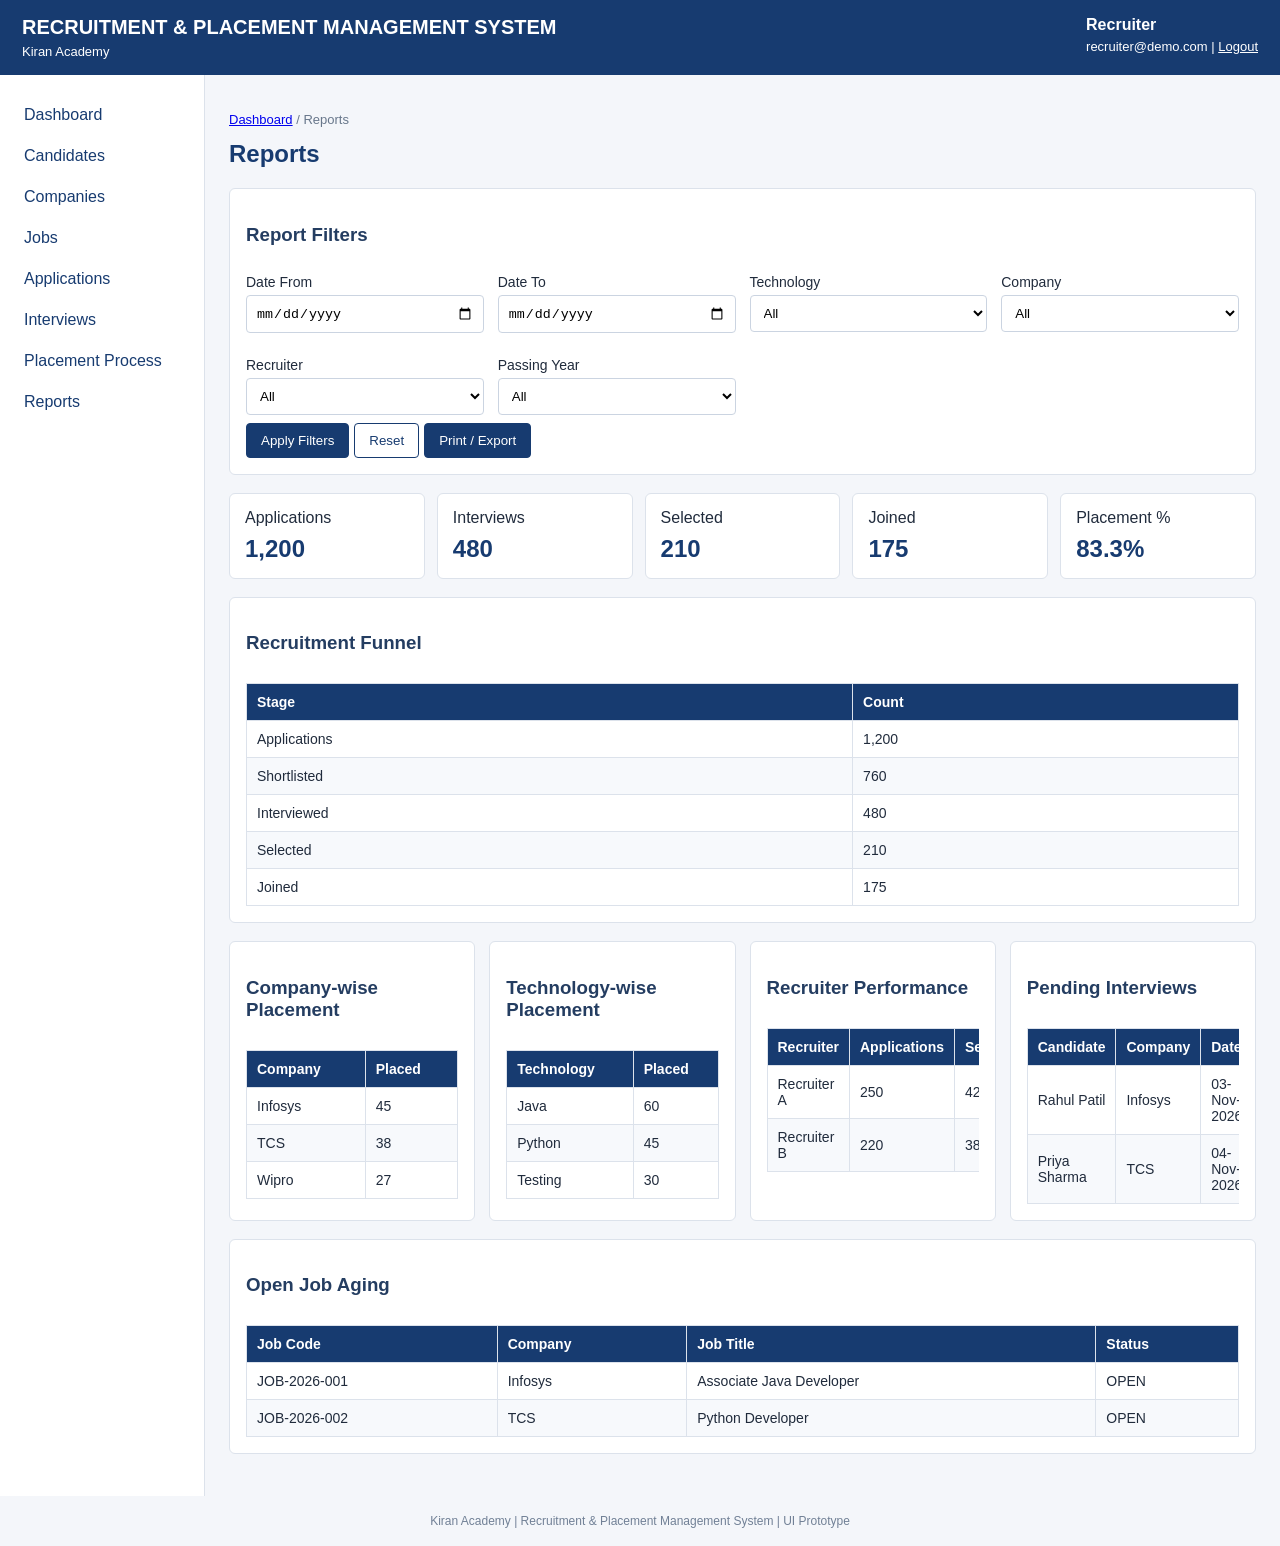
<file: 291026/reports.html>
<!doctype html>
<html lang="en">

<head>
    <meta charset="utf-8">
    <meta name="viewport" content="width=device-width, initial-scale=1">
    <title>Reports | Recruitment & Placement Management System</title>
    <style>
        body {
            font-family: Arial, sans-serif;
            margin: 0;
            background: #f4f6fa;
            color: #202b3c
        }

        header {
            background: #173b70;
            color: #fff;
            padding: 16px 22px;
            display: flex;
            justify-content: space-between;
            gap: 16px;
            flex-wrap: wrap
        }

        header h1 {
            font-size: 20px;
            margin: 0
        }

        header p {
            margin: 5px 0 0;
            font-size: 13px
        }

        .layout {
            display: flex;
            min-height: calc(100vh - 70px)
        }

        nav {
            background: #fff;
            width: 205px;
            padding: 18px 12px;
            box-sizing: border-box;
            border-right: 1px solid #dce2eb
        }

        nav a {
            display: block;
            padding: 10px 12px;
            margin: 3px 0;
            color: #173b70;
            text-decoration: none;
            border-radius: 4px
        }

        nav a:hover {
            background: #eaf0fa
        }

        main {
            padding: 24px;
            flex: 1;
            min-width: 0
        }

        h2 {
            margin-top: 0;
            color: #173b70
        }

        h3 {
            color: #243d61
        }

        .panel {
            background: #fff;
            border: 1px solid #dce2eb;
            border-radius: 6px;
            padding: 16px;
            margin: 0 0 18px
        }

        .cards {
            display: grid;
            grid-template-columns: repeat(auto-fit, minmax(135px, 1fr));
            gap: 12px;
            margin-bottom: 18px
        }

        .card {
            background: #fff;
            border: 1px solid #dce2eb;
            border-radius: 6px;
            padding: 15px
        }

        .number {
            font-size: 24px;
            font-weight: bold;
            color: #173b70;
            margin-top: 8px
        }

        table {
            border-collapse: collapse;
            width: 100%;
            background: #fff;
            margin-top: 10px
        }

        th,
        td {
            padding: 10px;
            border: 1px solid #dce2eb;
            text-align: left;
            font-size: 14px
        }

        th {
            background: #173b70;
            color: #fff
        }

        tr:nth-child(even) {
            background: #f7f9fc
        }

        label {
            display: block;
            font-size: 14px;
            margin: 10px 0 5px
        }

        input,
        select,
        textarea {
            box-sizing: border-box;
            padding: 9px;
            width: 100%;
            border: 1px solid #cbd4e1;
            border-radius: 4px;
            background: #fff
        }

        button,
        .button {
            display: inline-block;
            padding: 9px 14px;
            border: 1px solid #173b70;
            border-radius: 4px;
            background: #173b70;
            color: #fff;
            text-decoration: none;
            cursor: pointer;
            margin: 8px 5px 0 0
        }

        .secondary {
            background: #fff;
            color: #173b70
        }

        .badge {
            display: inline-block;
            padding: 4px 7px;
            border-radius: 12px;
            background: #e6f4ea;
            color: #23643a;
            font-size: 12px;
            font-weight: bold
        }

        .grid {
            display: grid;
            grid-template-columns: repeat(auto-fit, minmax(220px, 1fr));
            gap: 14px
        }

        .muted {
            color: #68778b;
            font-size: 13px
        }

        footer {
            text-align: center;
            color: #718096;
            font-size: 12px;
            padding: 18px
        }

        @media(max-width:700px) {
            .layout {
                display: block
            }

            nav {
                width: auto;
                border-right: 0;
                border-bottom: 1px solid #dce2eb
            }

            nav a {
                display: inline-block
            }

            main {
                padding: 14px;
                overflow-x: auto
            }

            table {
                min-width: 650px
            }
        }
    </style>
</head>

<body>
    <header>
        <div>
            <h1>RECRUITMENT &amp; PLACEMENT MANAGEMENT SYSTEM</h1>
            <p>Kiran Academy</p>
        </div>
        <div><strong>Recruiter</strong>
            <p>recruiter@demo.com | <a style="color:#fff" href="login.html">Logout</a></p>
        </div>
    </header>
    <div class="layout">
        <nav aria-label="Main navigation"><a href="dashboard.html">Dashboard</a><a
                href="candidates.html">Candidates</a><a href="companies.html">Companies</a><a
                href="jobs.html">Jobs</a><a href="applications.html">Applications</a><a
                href="interviews.html">Interviews</a><a href="placement-process.html">Placement Process</a><a
                href="reports.html" aria-current="page">Reports</a></nav>
        <main>
            <p class="muted"><a href="dashboard.html">Dashboard</a> / Reports</p>
            <h2>Reports</h2>
            <section class="panel">
                <h3>Report Filters</h3>
                <div class="grid">
                    <div><label>Date From</label><input type="date"></div>
                    <div><label>Date To</label><input type="date"></div>
                    <div><label>Technology</label><select>
                            <option>All</option>
                            <option>Java</option>
                            <option>Python</option>
                            <option>Testing</option>
                            <option>Data Analytics</option>
                        </select></div>
                    <div><label>Company</label><select>
                            <option>All</option>
                            <option>Infosys</option>
                            <option>TCS</option>
                            <option>Wipro</option>
                        </select></div>
                    <div><label>Recruiter</label><select>
                            <option>All</option>
                            <option>Recruiter</option>
                        </select></div>
                    <div><label>Passing Year</label><select>
                            <option>All</option>
                            <option>2024</option>
                            <option>2025</option>
                            <option>2026</option>
                        </select></div>
                </div><button>Apply Filters</button><button class="secondary">Reset</button><button
                    onclick="window.print()">Print / Export</button>
            </section>
            <div class="cards">
                <div class="card">Applications<div class="number">1,200</div>
                </div>
                <div class="card">Interviews<div class="number">480</div>
                </div>
                <div class="card">Selected<div class="number">210</div>
                </div>
                <div class="card">Joined<div class="number">175</div>
                </div>
                <div class="card">Placement %<div class="number">83.3%</div>
                </div>
            </div>
            <section class="panel">
                <h3>Recruitment Funnel</h3>
                <div style='overflow-x:auto'>
                    <table>
                        <thead>
                            <tr>
                                <th>Stage</th>
                                <th>Count</th>
                            </tr>
                        </thead>
                        <tbody>
                            <tr>
                                <td>Applications</td>
                                <td>1,200</td>
                            </tr>
                            <tr>
                                <td>Shortlisted</td>
                                <td>760</td>
                            </tr>
                            <tr>
                                <td>Interviewed</td>
                                <td>480</td>
                            </tr>
                            <tr>
                                <td>Selected</td>
                                <td>210</td>
                            </tr>
                            <tr>
                                <td>Joined</td>
                                <td>175</td>
                            </tr>
                        </tbody>
                    </table>
                </div>
            </section>
            <div class="grid">
                <section class="panel">
                    <h3>Company-wise Placement</h3>
                    <div style='overflow-x:auto'>
                        <table>
                            <thead>
                                <tr>
                                    <th>Company</th>
                                    <th>Placed</th>
                                </tr>
                            </thead>
                            <tbody>
                                <tr>
                                    <td>Infosys</td>
                                    <td>45</td>
                                </tr>
                                <tr>
                                    <td>TCS</td>
                                    <td>38</td>
                                </tr>
                                <tr>
                                    <td>Wipro</td>
                                    <td>27</td>
                                </tr>
                            </tbody>
                        </table>
                    </div>
                </section>
                <section class="panel">
                    <h3>Technology-wise Placement</h3>
                    <div style='overflow-x:auto'>
                        <table>
                            <thead>
                                <tr>
                                    <th>Technology</th>
                                    <th>Placed</th>
                                </tr>
                            </thead>
                            <tbody>
                                <tr>
                                    <td>Java</td>
                                    <td>60</td>
                                </tr>
                                <tr>
                                    <td>Python</td>
                                    <td>45</td>
                                </tr>
                                <tr>
                                    <td>Testing</td>
                                    <td>30</td>
                                </tr>
                            </tbody>
                        </table>
                    </div>
                </section>
                <section class="panel">
                    <h3>Recruiter Performance</h3>
                    <div style='overflow-x:auto'>
                        <table>
                            <thead>
                                <tr>
                                    <th>Recruiter</th>
                                    <th>Applications</th>
                                    <th>Selected</th>
                                </tr>
                            </thead>
                            <tbody>
                                <tr>
                                    <td>Recruiter A</td>
                                    <td>250</td>
                                    <td>42</td>
                                </tr>
                                <tr>
                                    <td>Recruiter B</td>
                                    <td>220</td>
                                    <td>38</td>
                                </tr>
                            </tbody>
                        </table>
                    </div>
                </section>
                <section class="panel">
                    <h3>Pending Interviews</h3>
                    <div style='overflow-x:auto'>
                        <table>
                            <thead>
                                <tr>
                                    <th>Candidate</th>
                                    <th>Company</th>
                                    <th>Date</th>
                                </tr>
                            </thead>
                            <tbody>
                                <tr>
                                    <td>Rahul Patil</td>
                                    <td>Infosys</td>
                                    <td>03-Nov-2026</td>
                                </tr>
                                <tr>
                                    <td>Priya Sharma</td>
                                    <td>TCS</td>
                                    <td>04-Nov-2026</td>
                                </tr>
                            </tbody>
                        </table>
                    </div>
                </section>
            </div>
            <section class="panel">
                <h3>Open Job Aging</h3>
                <div style='overflow-x:auto'>
                    <table>
                        <thead>
                            <tr>
                                <th>Job Code</th>
                                <th>Company</th>
                                <th>Job Title</th>
                                <th>Status</th>
                            </tr>
                        </thead>
                        <tbody>
                            <tr>
                                <td>JOB-2026-001</td>
                                <td>Infosys</td>
                                <td>Associate Java Developer</td>
                                <td>OPEN</td>
                            </tr>
                            <tr>
                                <td>JOB-2026-002</td>
                                <td>TCS</td>
                                <td>Python Developer</td>
                                <td>OPEN</td>
                            </tr>
                        </tbody>
                    </table>
                </div>
            </section>
        </main>
    </div>
    <footer>Kiran Academy | Recruitment &amp; Placement Management System | UI Prototype</footer>
</body>

</html>
</file>
<file: 091026/style.css>
* {
    box-sizing: border-box;
}

body {
    margin: 0;
    padding: 30px 16px;
    font-family: Arial, sans-serif;
    background: #f2f4f7;
    color: #222;
}

.container {
    max-width: 900px;
    margin: auto;
    padding: 25px;
    background: white;
    border-radius: 10px;
    box-shadow: 0 2px 12px rgba(0, 0, 0, 0.12);
}

h1, h2 {
    text-align: center;
}

h1 {
    color: #174ea6;
}

form {
    display: grid;
    grid-template-columns: 1fr 1fr;
    gap: 12px;
    margin: 25px 0 32px;
}

input, select, button {
    width: 100%;
    padding: 12px;
    font-size: 16px;
    border: 1px solid #ccc;
    border-radius: 5px;
}

button {
    border: none;
    background: #1769e0;
    color: white;
    cursor: pointer;
    font-weight: bold;
}

form button {
    grid-column: 1 / -1;
}

button:hover {
    background: #0d4eaa;
}

.table-wrapper {
    overflow-x: auto;
}

table {
    width: 100%;
    border-collapse: collapse;
    margin-top: 15px;
}

th, td {
    padding: 12px;
    border: 1px solid #ddd;
    text-align: center;
}

th {
    background: #1769e0;
    color: white;
}

.delete-btn {
    width: auto;
    padding: 8px 12px;
    background: #dc3545;
}

.delete-btn:hover {
    background: #a71d2a;
}

@media (max-width: 600px) {
    .container {
        padding: 16px;
    }

    form {
        grid-template-columns: 1fr;
    }

    form button {
        grid-column: auto;
    }

    table {
        min-width: 600px;
    }
}
</file>
